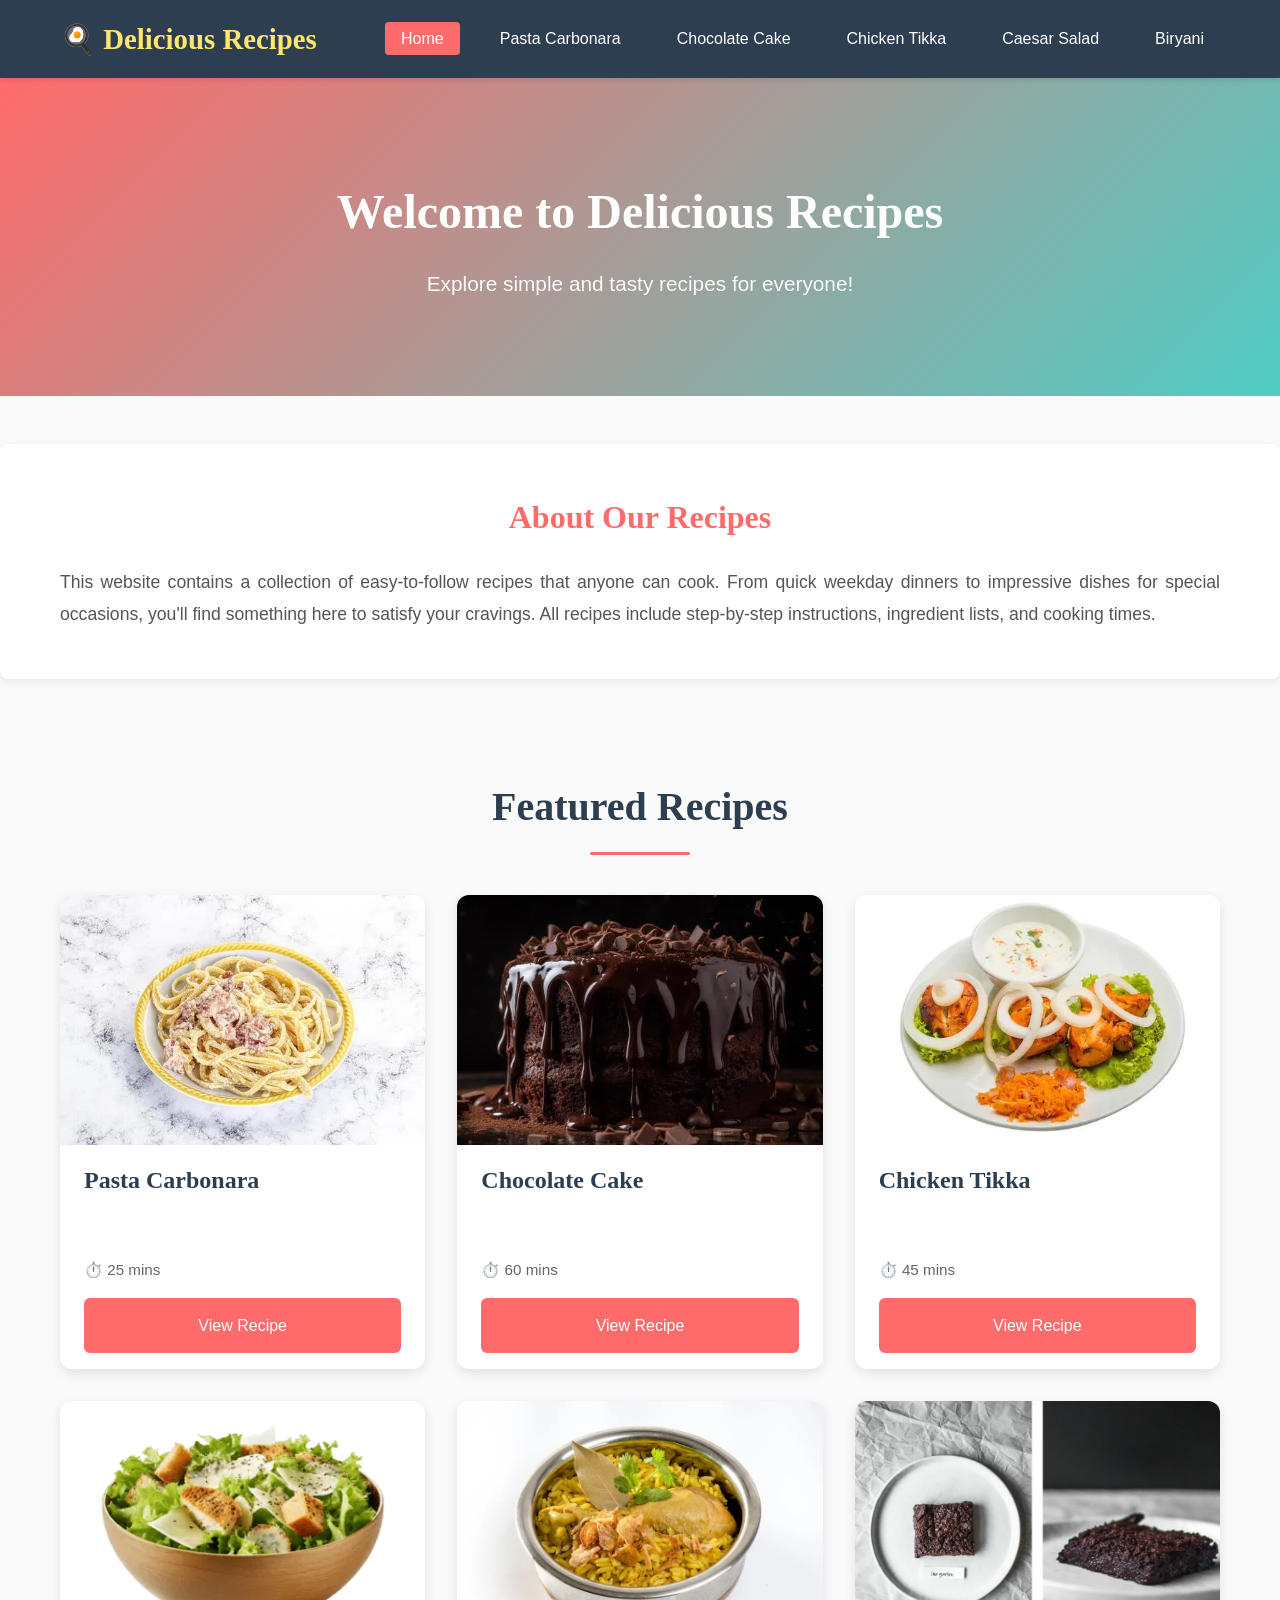
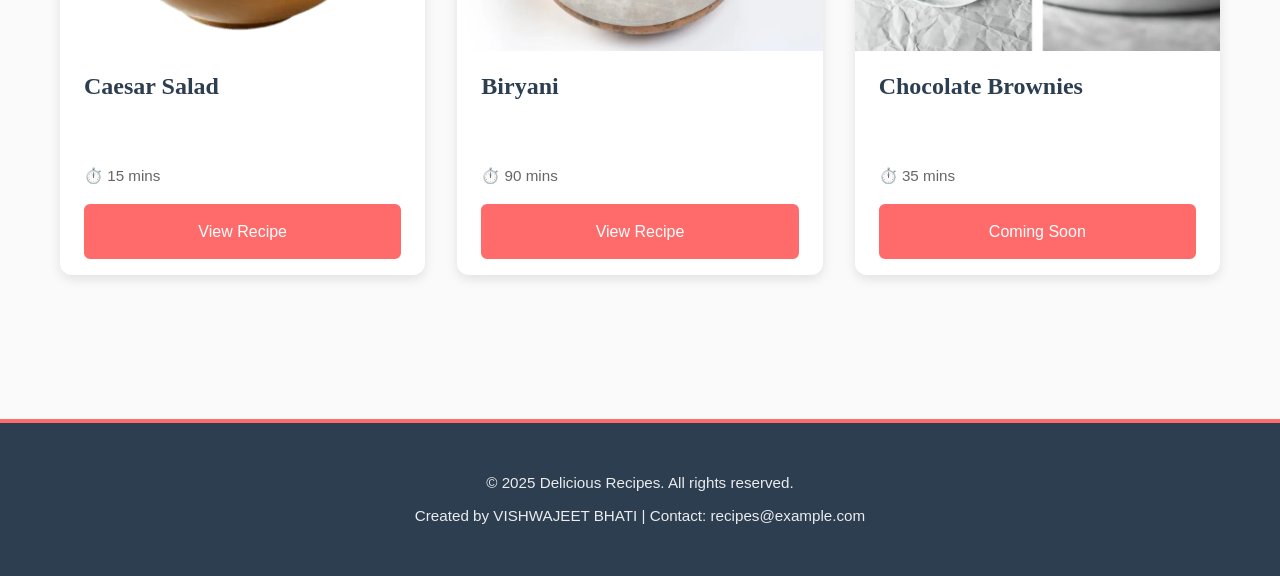
<file: index.html>
<!DOCTYPE html>
<html lang="en">
<head>
    <meta charset="UTF-8">
    <meta name="viewport" content="width=device-width, initial-scale=1.0">
    <title>Delicious Recipes</title>
    <link rel="stylesheet" href="css/styles.css">
</head>
<body>
    <header>
        <nav class="navbar">
            <div class="nav-container">
                <div class="logo">🍳 Delicious Recipes</div>
                <ul class="nav-links">
                    <li><a href="index.html" class="active">Home</a></li>
                    <li><a href="recipe1.html">Pasta Carbonara</a></li>
                    <li><a href="recipe2.html">Chocolate Cake</a></li>
                    <li><a href="recipe3.html">Chicken Tikka</a></li>
                    <li><a href="recipe4.html">Caesar Salad</a></li>
                    <li><a href="recipe5.html">Biryani</a></li>
                </ul>
            </div>
        </nav>
    </header>

    <main>
        <section class="hero">
            <div class="hero-content">
                <h1>Welcome to Delicious Recipes</h1>
                <p>Explore simple and tasty recipes for everyone!</p>
            </div>
        </section>

        <section class="introduction">
            <div class="container">
                <h2>About Our Recipes</h2>
                <p>This website contains a collection of easy-to-follow recipes that anyone can cook. From quick weekday dinners to impressive dishes for special occasions, you'll find something here to satisfy your cravings. All recipes include step-by-step instructions, ingredient lists, and cooking times.</p>
            </div>
        </section>

        <section class="featured-recipes">
            <div class="container">
                <h2>Featured Recipes</h2>
                <div class="recipe-grid">
                    <div class="recipe-card">
                        <img src="images/carbonara.jpg" alt="Pasta Carbonara">
                        <h3>Pasta Carbonara</h3>
                        <p class="difficulty">Easy</p>
                        <p class="time">⏱️ 25 mins</p>
                        <a href="recipe1.html" class="btn">View Recipe</a>
                    </div>

                    <div class="recipe-card">
                        <img src="images/chocolate-cake.jpg" alt="Chocolate Cake">
                        <h3>Chocolate Cake</h3>
                        <p class="difficulty">Medium</p>
                        <p class="time">⏱️ 60 mins</p>
                        <a href="recipe2.html" class="btn">View Recipe</a>
                    </div>

                    <div class="recipe-card">
                        <img src="images/chicken-tikka.jpg" alt="Chicken Tikka">
                        <h3>Chicken Tikka</h3>
                        <p class="difficulty">Medium</p>
                        <p class="time">⏱️ 45 mins</p>
                        <a href="recipe3.html" class="btn">View Recipe</a>
                    </div>

                    <div class="recipe-card">
                        <img src="images/caesar-salad.jpg" alt="Caesar Salad">
                        <h3>Caesar Salad</h3>
                        <p class="difficulty">Easy</p>
                        <p class="time">⏱️ 15 mins</p>
                        <a href="recipe4.html" class="btn">View Recipe</a>
                    </div>

                    <div class="recipe-card">
                        <img src="images/biryani.jpg" alt="Biryani">
                        <h3>Biryani</h3>
                        <p class="difficulty">Hard</p>
                        <p class="time">⏱️ 90 mins</p>
                        <a href="recipe5.html" class="btn">View Recipe</a>
                    </div>

                    <div class="recipe-card">
                        <img src="images/brownie.jpg" alt="Brownies">
                        <h3>Chocolate Brownies</h3>
                        <p class="difficulty">Easy</p>
                        <p class="time">⏱️ 35 mins</p>
                        <a href="#" class="btn">Coming Soon</a>
                    </div>
                </div>
            </div>
        </section>
    </main>

    <footer>
        <div class="footer-content">
            <p>&copy; 2025 Delicious Recipes. All rights reserved.</p>
            <p>Created by VISHWAJEET BHATI | Contact: recipes@example.com</p>
        </div>
    </footer>
</body>
</html>
</file>
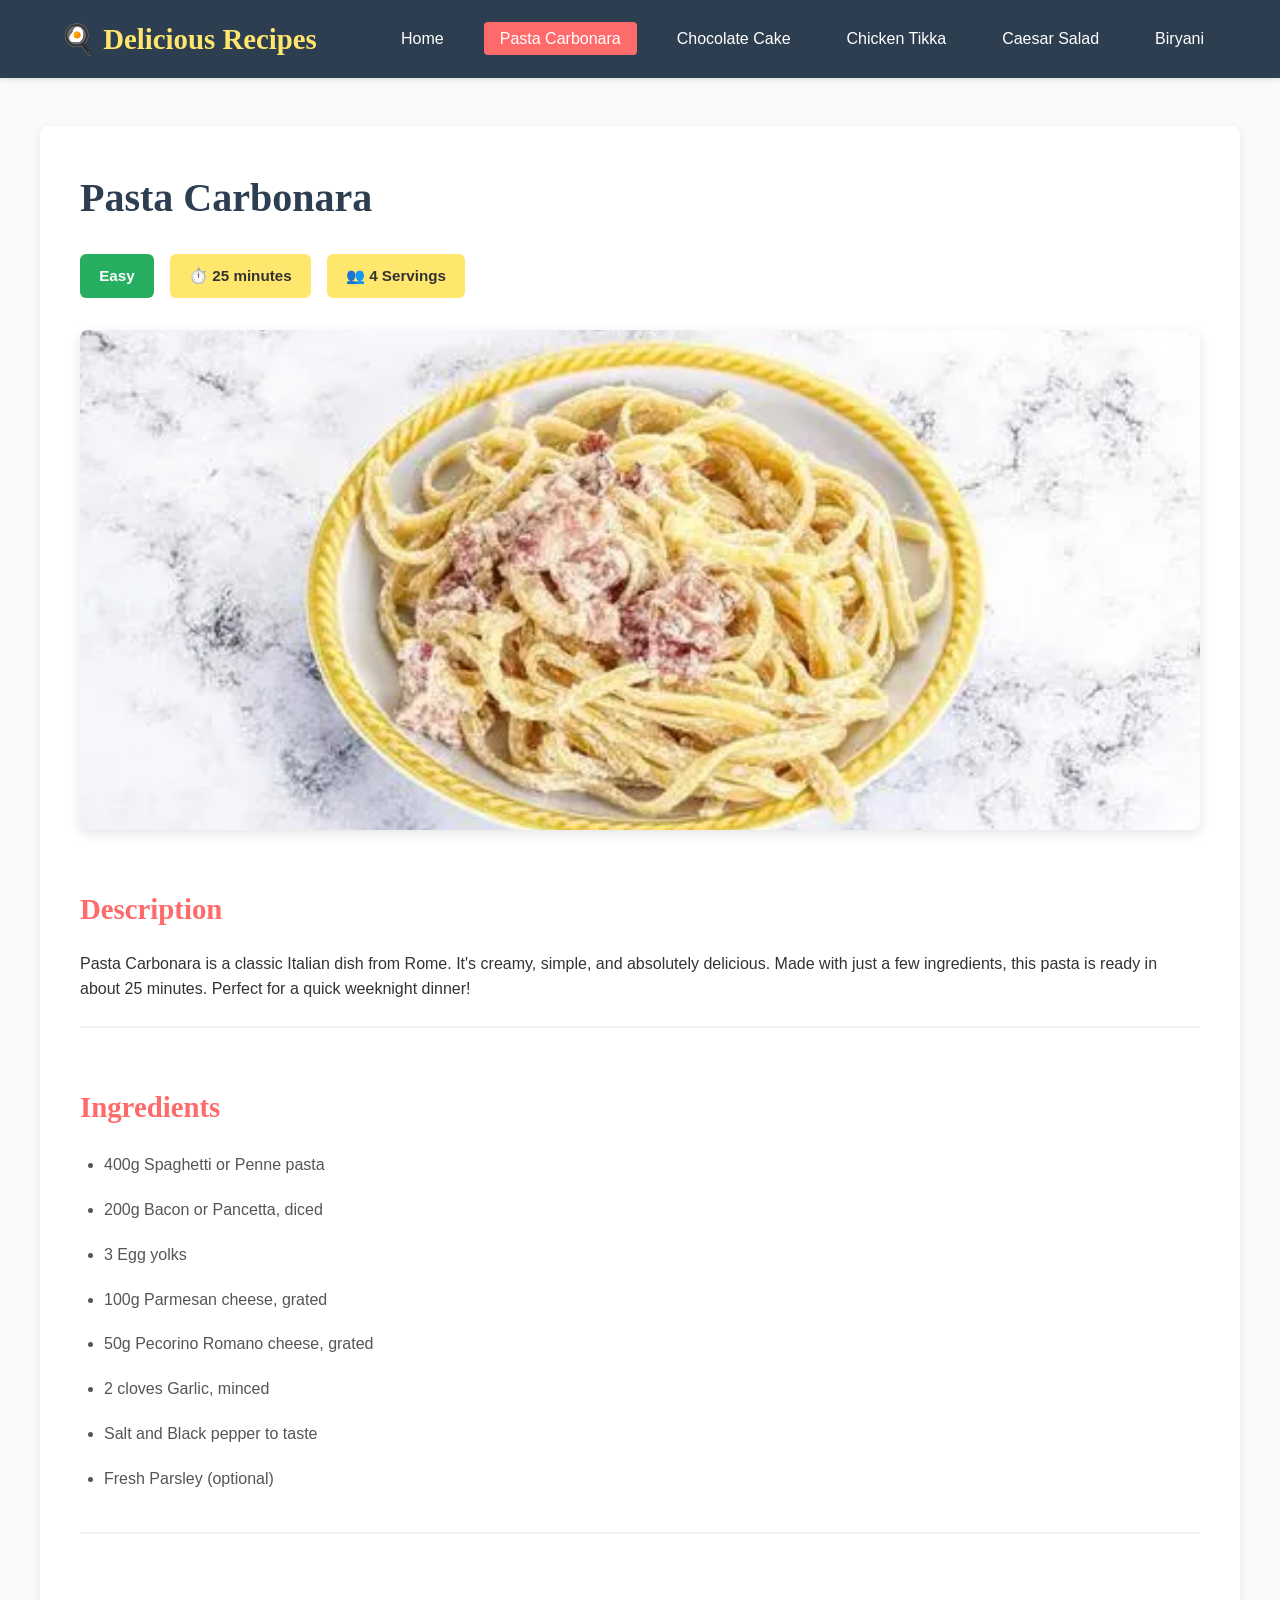
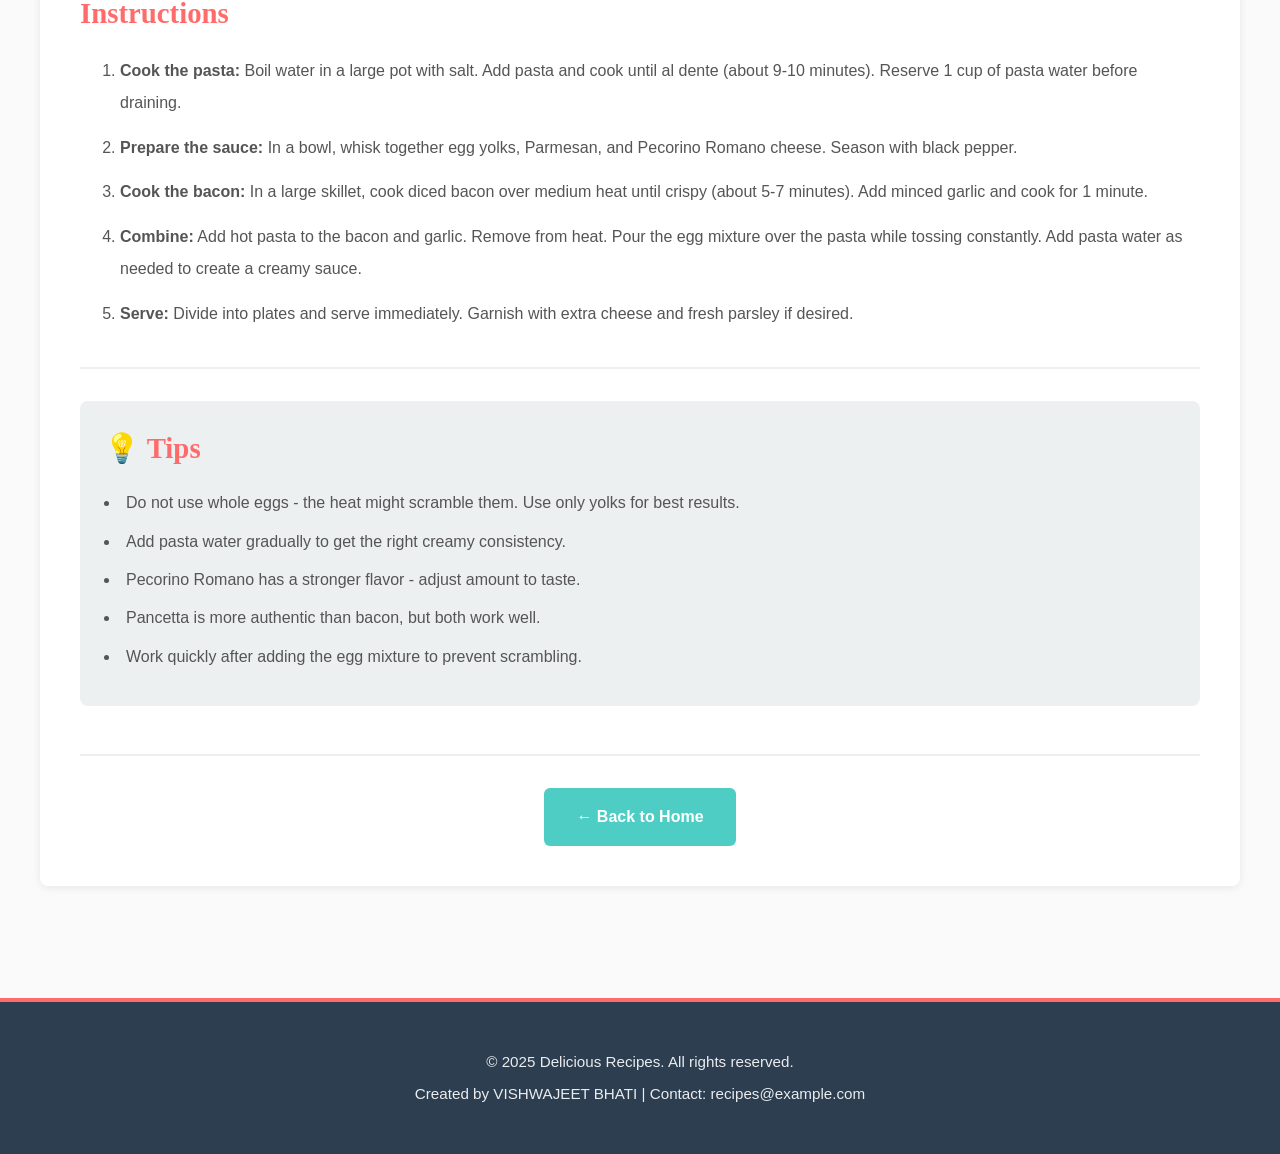
<file: recipe1.html>
<!DOCTYPE html>
<html lang="en">
<head>
    <meta charset="UTF-8">
    <meta name="viewport" content="width=device-width, initial-scale=1.0">
    <title>Pasta Carbonara - Delicious Recipes</title>
    <link rel="stylesheet" href="css/styles.css">
</head>
<body>
    <header>
        <nav class="navbar">
            <div class="nav-container">
                <div class="logo">🍳 Delicious Recipes</div>
                <ul class="nav-links">
                    <li><a href="index.html">Home</a></li>
                    <li><a href="recipe1.html" class="active">Pasta Carbonara</a></li>
                    <li><a href="recipe2.html">Chocolate Cake</a></li>
                    <li><a href="recipe3.html">Chicken Tikka</a></li>
                    <li><a href="recipe4.html">Caesar Salad</a></li>
                    <li><a href="recipe5.html">Biryani</a></li>
                </ul>
            </div>
        </nav>
    </header>

    <main>
        <div class="container recipe-container">
            <article class="recipe-article">
                <h1>Pasta Carbonara</h1>
                
                <div class="recipe-meta">
                    <span class="difficulty-tag easy">Easy</span>
                    <span class="time-tag">⏱️ 25 minutes</span>
                    <span class="servings-tag">👥 4 Servings</span>
                </div>

                <div class="recipe-image">
                    <img src="images/carbonara.jpg" alt="Delicious Pasta Carbonara">
                </div>

                <section class="recipe-section">
                    <h2>Description</h2>
                    <p>Pasta Carbonara is a classic Italian dish from Rome. It's creamy, simple, and absolutely delicious. Made with just a few ingredients, this pasta is ready in about 25 minutes. Perfect for a quick weeknight dinner!</p>
                </section>

                <section class="recipe-section">
                    <h2>Ingredients</h2>
                    <ul class="ingredients-list">
                        <li>400g Spaghetti or Penne pasta</li>
                        <li>200g Bacon or Pancetta, diced</li>
                        <li>3 Egg yolks</li>
                        <li>100g Parmesan cheese, grated</li>
                        <li>50g Pecorino Romano cheese, grated</li>
                        <li>2 cloves Garlic, minced</li>
                        <li>Salt and Black pepper to taste</li>
                        <li>Fresh Parsley (optional)</li>
                    </ul>
                </section>

                <section class="recipe-section">
                    <h2>Instructions</h2>
                    <ol class="instructions-list">
                        <li><strong>Cook the pasta:</strong> Boil water in a large pot with salt. Add pasta and cook until al dente (about 9-10 minutes). Reserve 1 cup of pasta water before draining.</li>
                        <li><strong>Prepare the sauce:</strong> In a bowl, whisk together egg yolks, Parmesan, and Pecorino Romano cheese. Season with black pepper.</li>
                        <li><strong>Cook the bacon:</strong> In a large skillet, cook diced bacon over medium heat until crispy (about 5-7 minutes). Add minced garlic and cook for 1 minute.</li>
                        <li><strong>Combine:</strong> Add hot pasta to the bacon and garlic. Remove from heat. Pour the egg mixture over the pasta while tossing constantly. Add pasta water as needed to create a creamy sauce.</li>
                        <li><strong>Serve:</strong> Divide into plates and serve immediately. Garnish with extra cheese and fresh parsley if desired.</li>
                    </ol>
                </section>

                <section class="recipe-section tips">
                    <h2>💡 Tips</h2>
                    <ul>
                        <li>Do not use whole eggs - the heat might scramble them. Use only yolks for best results.</li>
                        <li>Add pasta water gradually to get the right creamy consistency.</li>
                        <li>Pecorino Romano has a stronger flavor - adjust amount to taste.</li>
                        <li>Pancetta is more authentic than bacon, but both work well.</li>
                        <li>Work quickly after adding the egg mixture to prevent scrambling.</li>
                    </ul>
                </section>

                <div class="back-to-home">
                    <a href="index.html" class="btn-back">← Back to Home</a>
                </div>
            </article>
        </div>
    </main>

    <footer>
        <div class="footer-content">
            <p>&copy; 2025 Delicious Recipes. All rights reserved.</p>
            <p>Created by VISHWAJEET BHATI | Contact: recipes@example.com</p>
        </div>
    </footer>
</body>
</html>
</file>
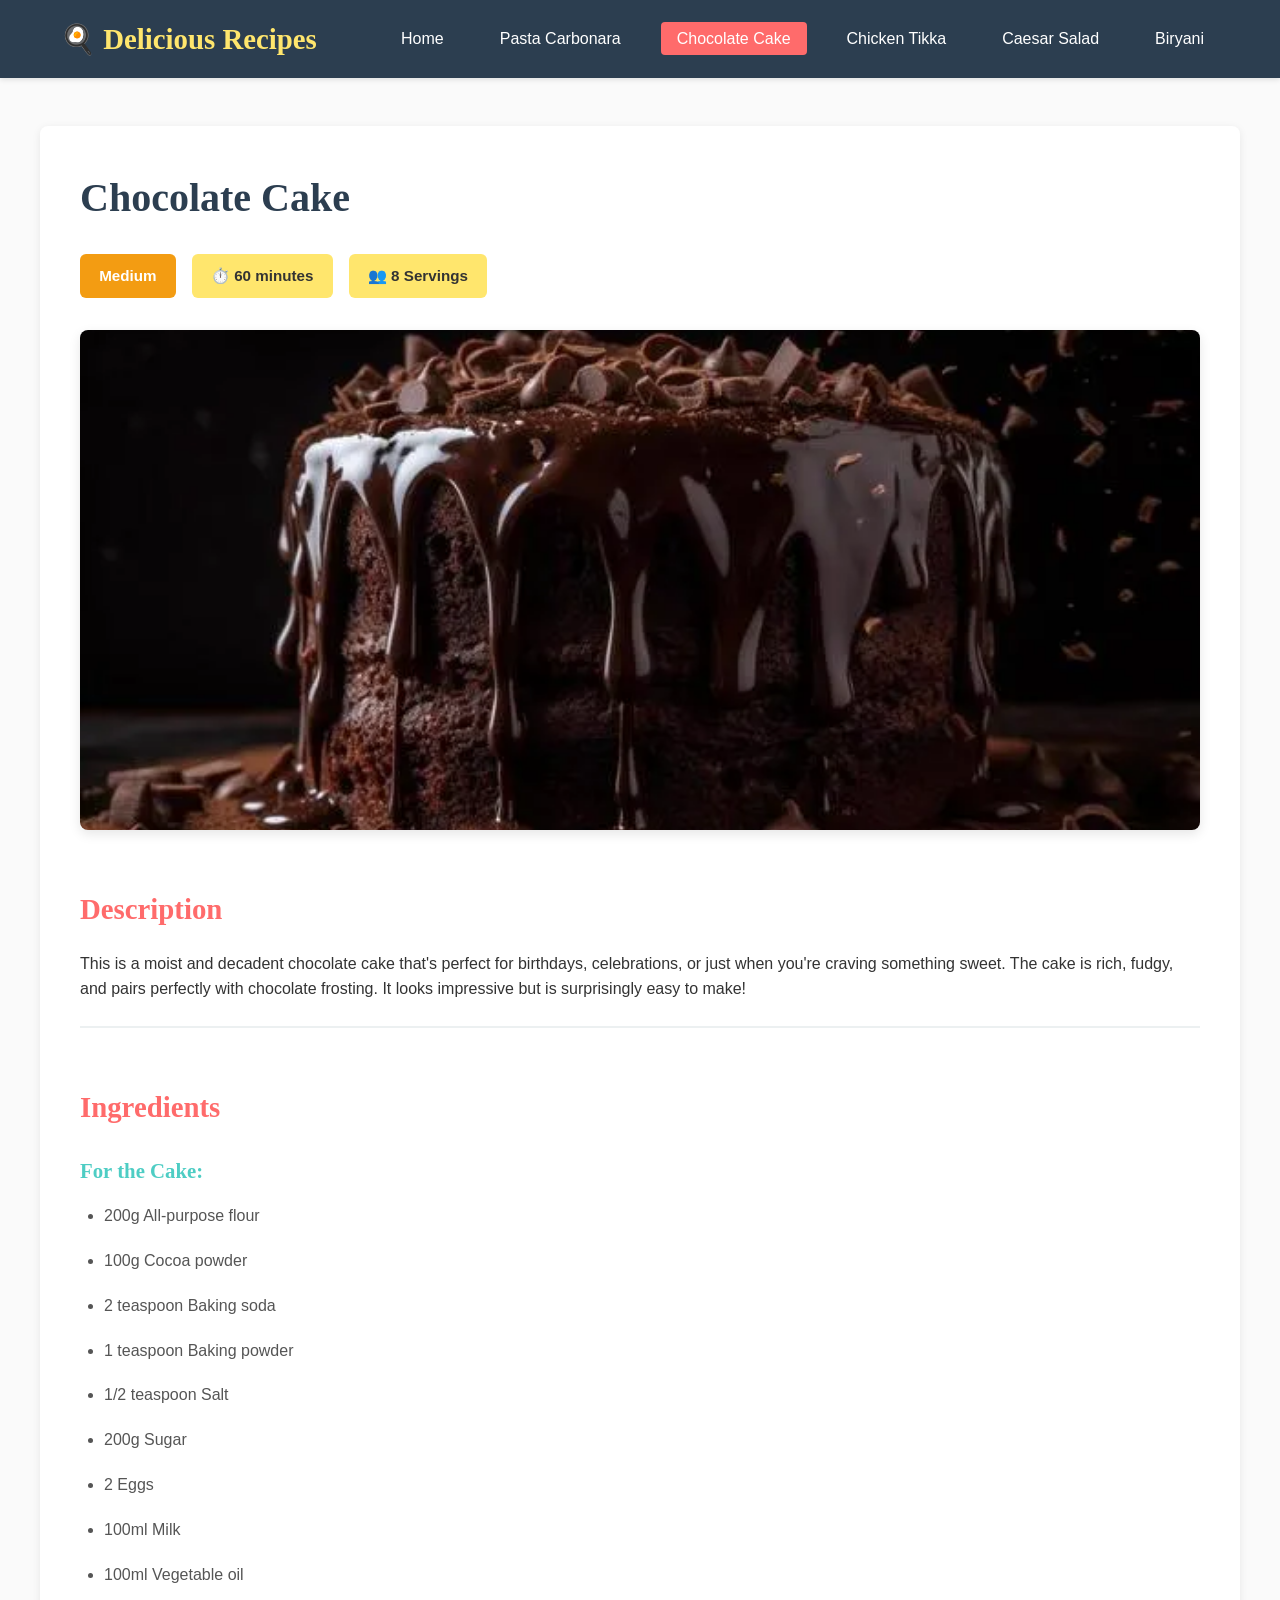
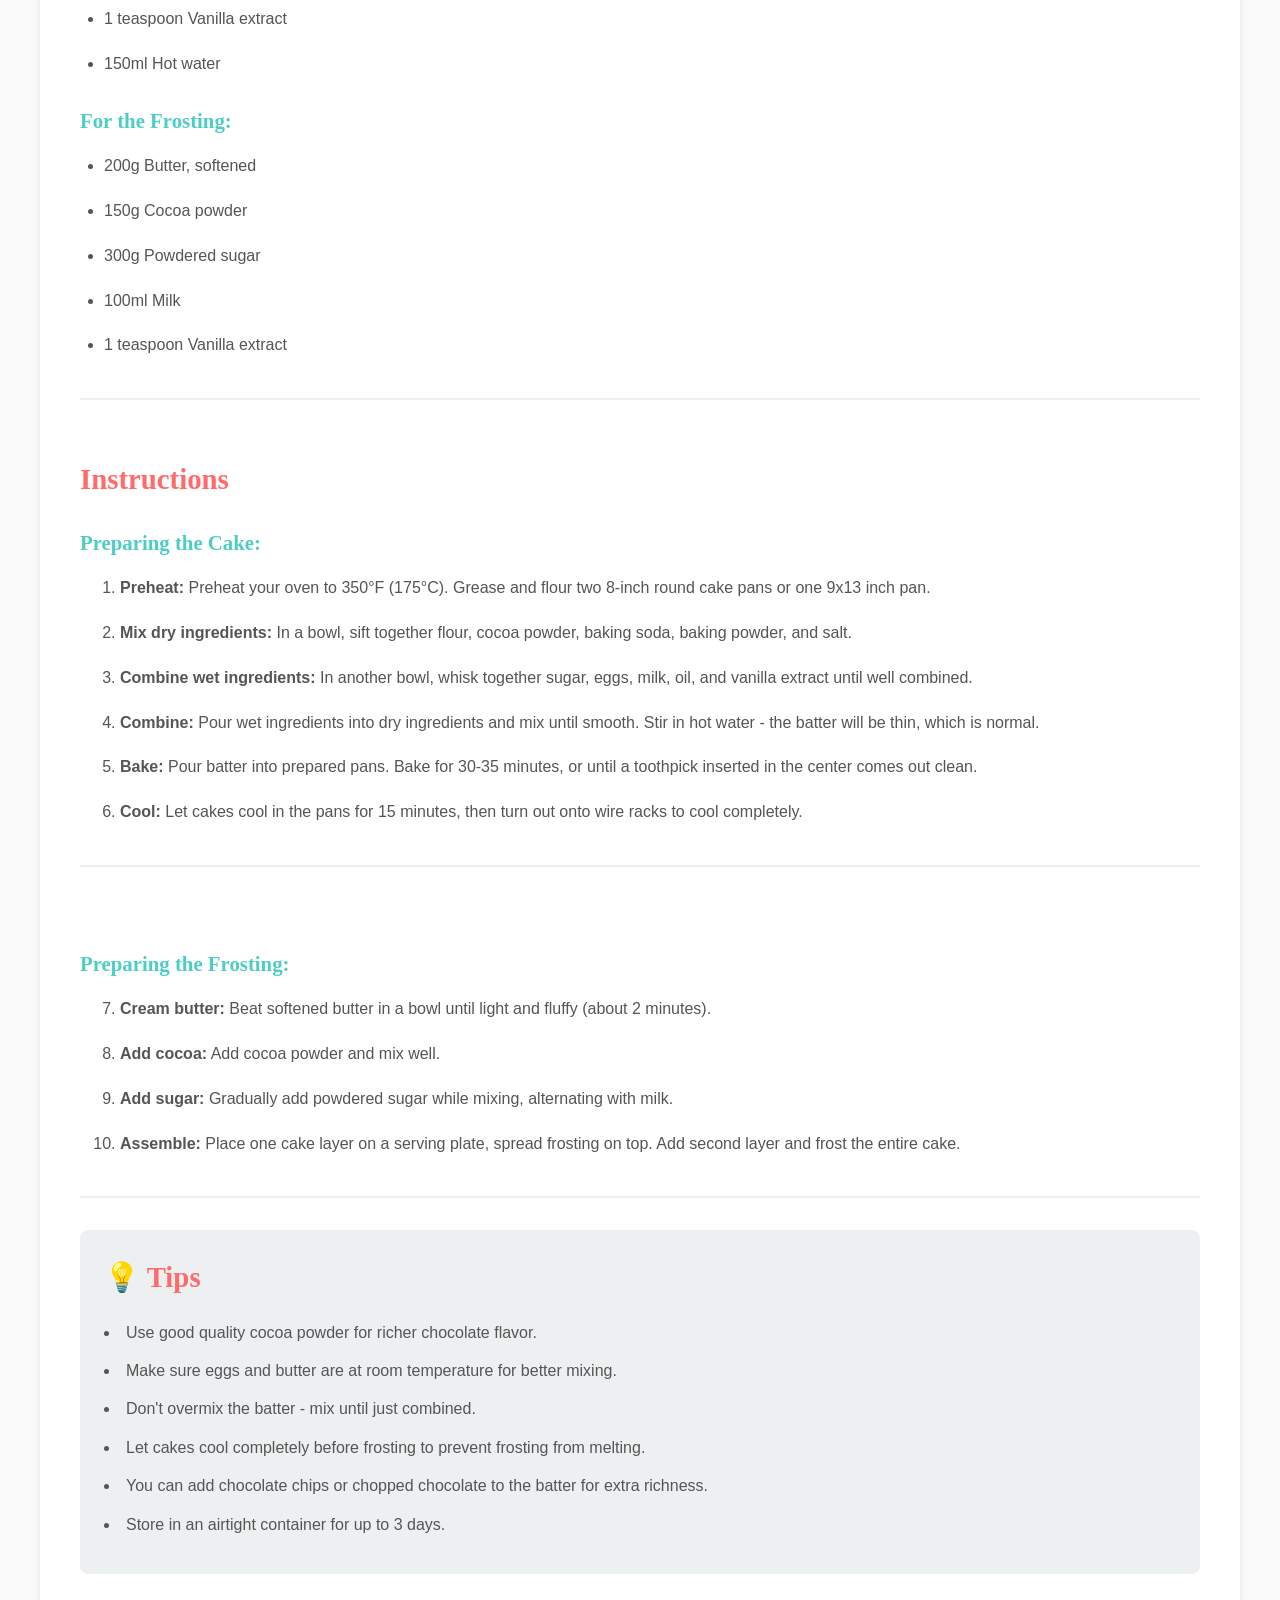
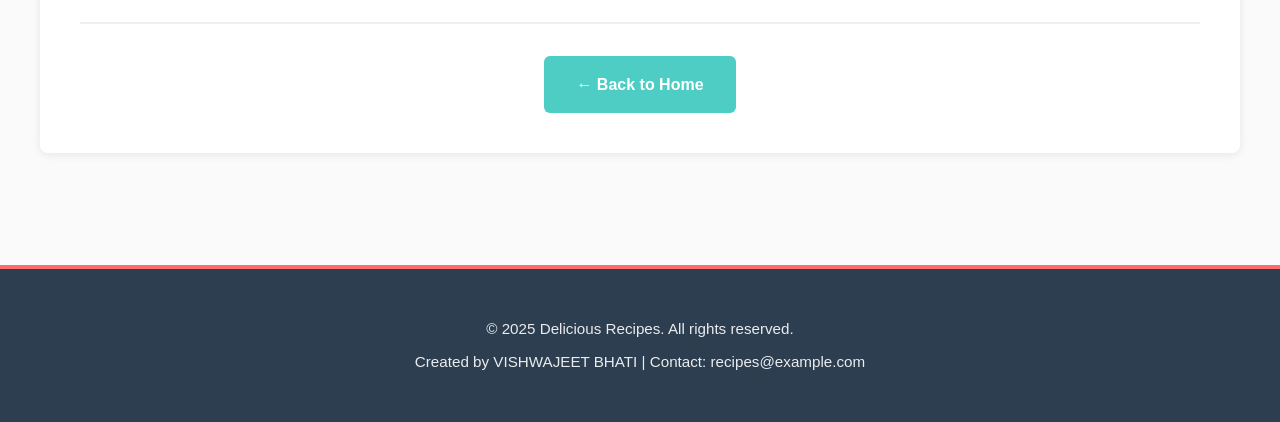
<file: recipe2.html>
<!DOCTYPE html>
<html lang="en">
<head>
    <meta charset="UTF-8">
    <meta name="viewport" content="width=device-width, initial-scale=1.0">
    <title>Chocolate Cake - Delicious Recipes</title>
    <link rel="stylesheet" href="css/styles.css">
</head>
<body>
    <header>
        <nav class="navbar">
            <div class="nav-container">
                <div class="logo">🍳 Delicious Recipes</div>
                <ul class="nav-links">
                    <li><a href="index.html">Home</a></li>
                    <li><a href="recipe1.html">Pasta Carbonara</a></li>
                    <li><a href="recipe2.html" class="active">Chocolate Cake</a></li>
                    <li><a href="recipe3.html">Chicken Tikka</a></li>
                    <li><a href="recipe4.html">Caesar Salad</a></li>
                    <li><a href="recipe5.html">Biryani</a></li>
                </ul>
            </div>
        </nav>
    </header>

    <main>
        <div class="container recipe-container">
            <article class="recipe-article">
                <h1>Chocolate Cake</h1>
                
                <div class="recipe-meta">
                    <span class="difficulty-tag medium">Medium</span>
                    <span class="time-tag">⏱️ 60 minutes</span>
                    <span class="servings-tag">👥 8 Servings</span>
                </div>

                <div class="recipe-image">
                    <img src="images/chocolate-cake.jpg" alt="Delicious Chocolate Cake">
                </div>

                <section class="recipe-section">
                    <h2>Description</h2>
                    <p>This is a moist and decadent chocolate cake that's perfect for birthdays, celebrations, or just when you're craving something sweet. The cake is rich, fudgy, and pairs perfectly with chocolate frosting. It looks impressive but is surprisingly easy to make!</p>
                </section>

                <section class="recipe-section">
                    <h2>Ingredients</h2>
                    <h3>For the Cake:</h3>
                    <ul class="ingredients-list">
                        <li>200g All-purpose flour</li>
                        <li>100g Cocoa powder</li>
                        <li>2 teaspoon Baking soda</li>
                        <li>1 teaspoon Baking powder</li>
                        <li>1/2 teaspoon Salt</li>
                        <li>200g Sugar</li>
                        <li>2 Eggs</li>
                        <li>100ml Milk</li>
                        <li>100ml Vegetable oil</li>
                        <li>1 teaspoon Vanilla extract</li>
                        <li>150ml Hot water</li>
                    </ul>
                    <h3>For the Frosting:</h3>
                    <ul class="ingredients-list">
                        <li>200g Butter, softened</li>
                        <li>150g Cocoa powder</li>
                        <li>300g Powdered sugar</li>
                        <li>100ml Milk</li>
                        <li>1 teaspoon Vanilla extract</li>
                    </ul>
                </section>

                <section class="recipe-section">
                    <h2>Instructions</h2>
                    <h3>Preparing the Cake:</h3>
                    <ol class="instructions-list">
                        <li><strong>Preheat:</strong> Preheat your oven to 350°F (175°C). Grease and flour two 8-inch round cake pans or one 9x13 inch pan.</li>
                        <li><strong>Mix dry ingredients:</strong> In a bowl, sift together flour, cocoa powder, baking soda, baking powder, and salt.</li>
                        <li><strong>Combine wet ingredients:</strong> In another bowl, whisk together sugar, eggs, milk, oil, and vanilla extract until well combined.</li>
                        <li><strong>Combine:</strong> Pour wet ingredients into dry ingredients and mix until smooth. Stir in hot water - the batter will be thin, which is normal.</li>
                        <li><strong>Bake:</strong> Pour batter into prepared pans. Bake for 30-35 minutes, or until a toothpick inserted in the center comes out clean.</li>
                        <li><strong>Cool:</strong> Let cakes cool in the pans for 15 minutes, then turn out onto wire racks to cool completely.</li>
                    </ol>
                </section>

                <section class="recipe-section">
                    <h3>Preparing the Frosting:</h3>
                    <ol class="instructions-list" start="7">
                        <li><strong>Cream butter:</strong> Beat softened butter in a bowl until light and fluffy (about 2 minutes).</li>
                        <li><strong>Add cocoa:</strong> Add cocoa powder and mix well.</li>
                        <li><strong>Add sugar:</strong> Gradually add powdered sugar while mixing, alternating with milk.</li>
                        <li><strong>Assemble:</strong> Place one cake layer on a serving plate, spread frosting on top. Add second layer and frost the entire cake.</li>
                    </ol>
                </section>

                <section class="recipe-section tips">
                    <h2>💡 Tips</h2>
                    <ul>
                        <li>Use good quality cocoa powder for richer chocolate flavor.</li>
                        <li>Make sure eggs and butter are at room temperature for better mixing.</li>
                        <li>Don't overmix the batter - mix until just combined.</li>
                        <li>Let cakes cool completely before frosting to prevent frosting from melting.</li>
                        <li>You can add chocolate chips or chopped chocolate to the batter for extra richness.</li>
                        <li>Store in an airtight container for up to 3 days.</li>
                    </ul>
                </section>

                <div class="back-to-home">
                    <a href="index.html" class="btn-back">← Back to Home</a>
                </div>
            </article>
        </div>
    </main>

    <footer>
        <div class="footer-content">
            <p>&copy; 2025 Delicious Recipes. All rights reserved.</p>
            <p>Created by VISHWAJEET BHATI | Contact: recipes@example.com</p>
        </div>
    </footer>
</body>
</html>
</file>
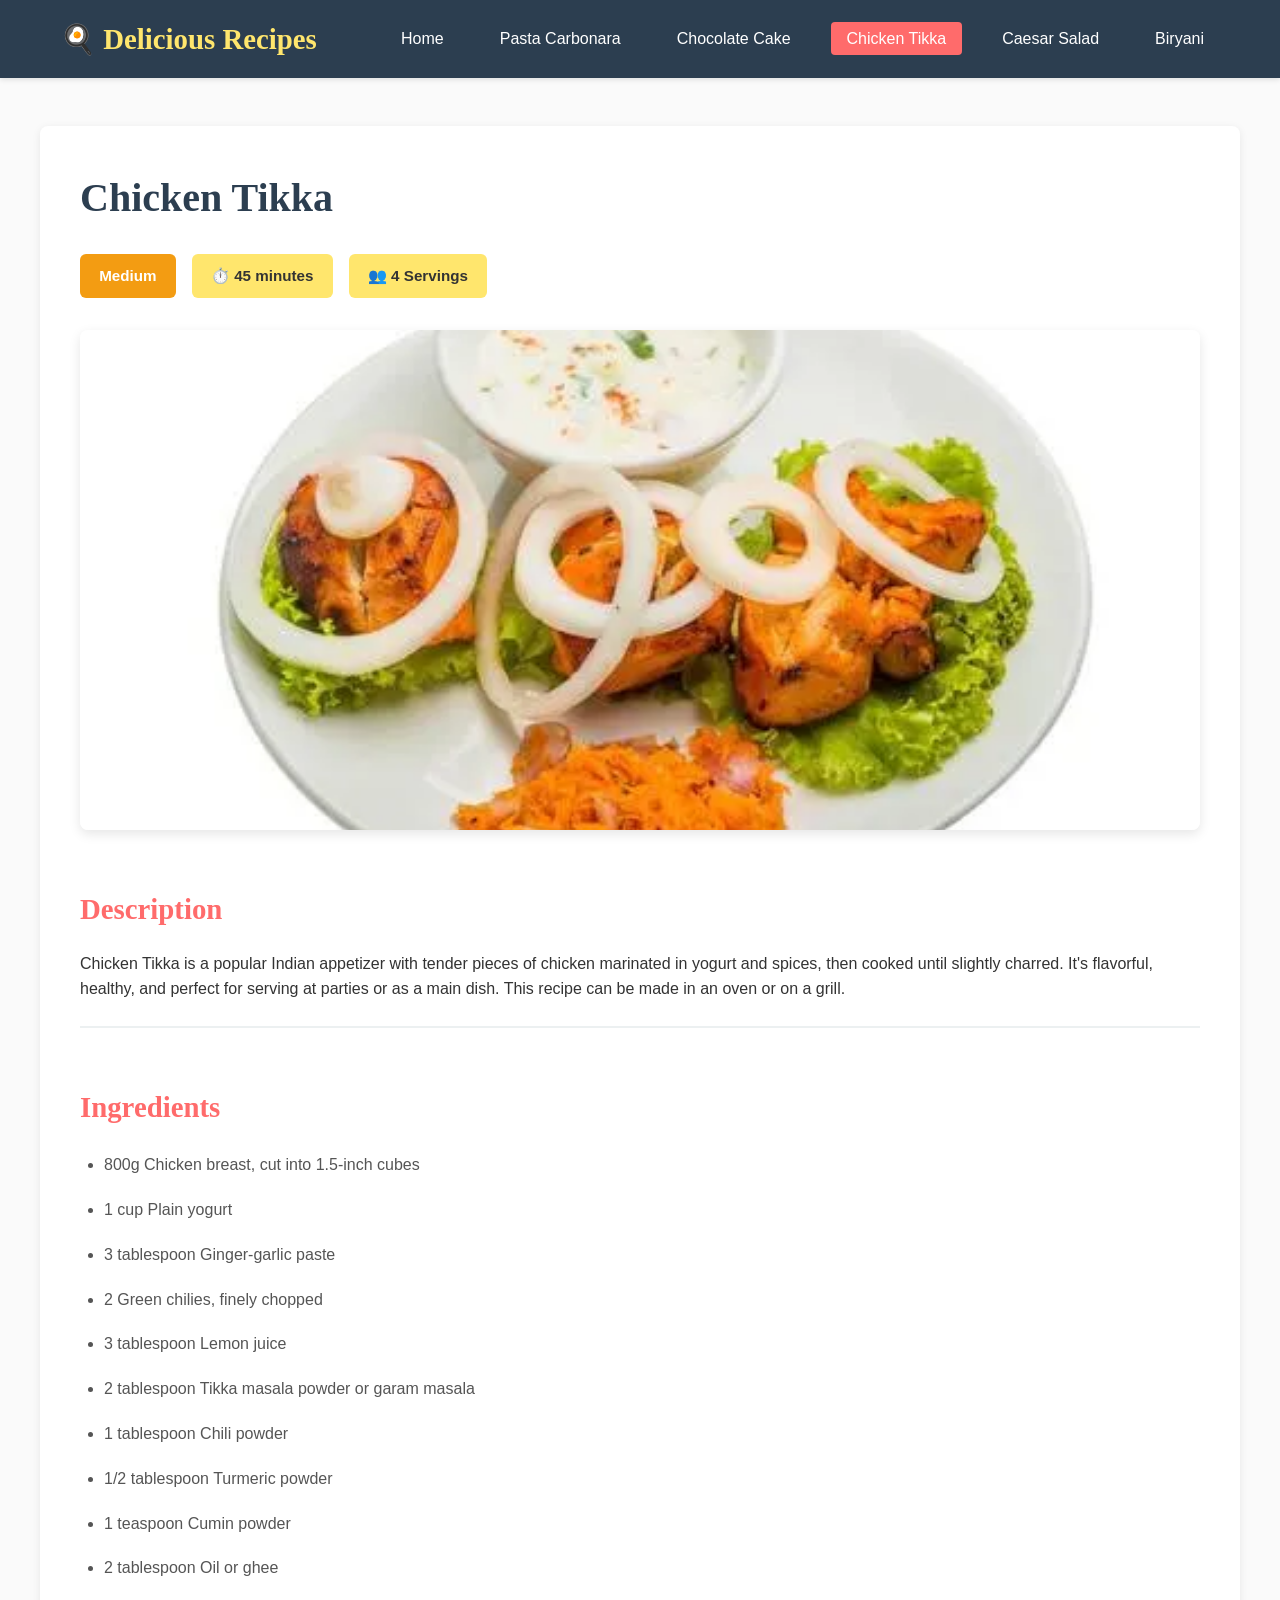
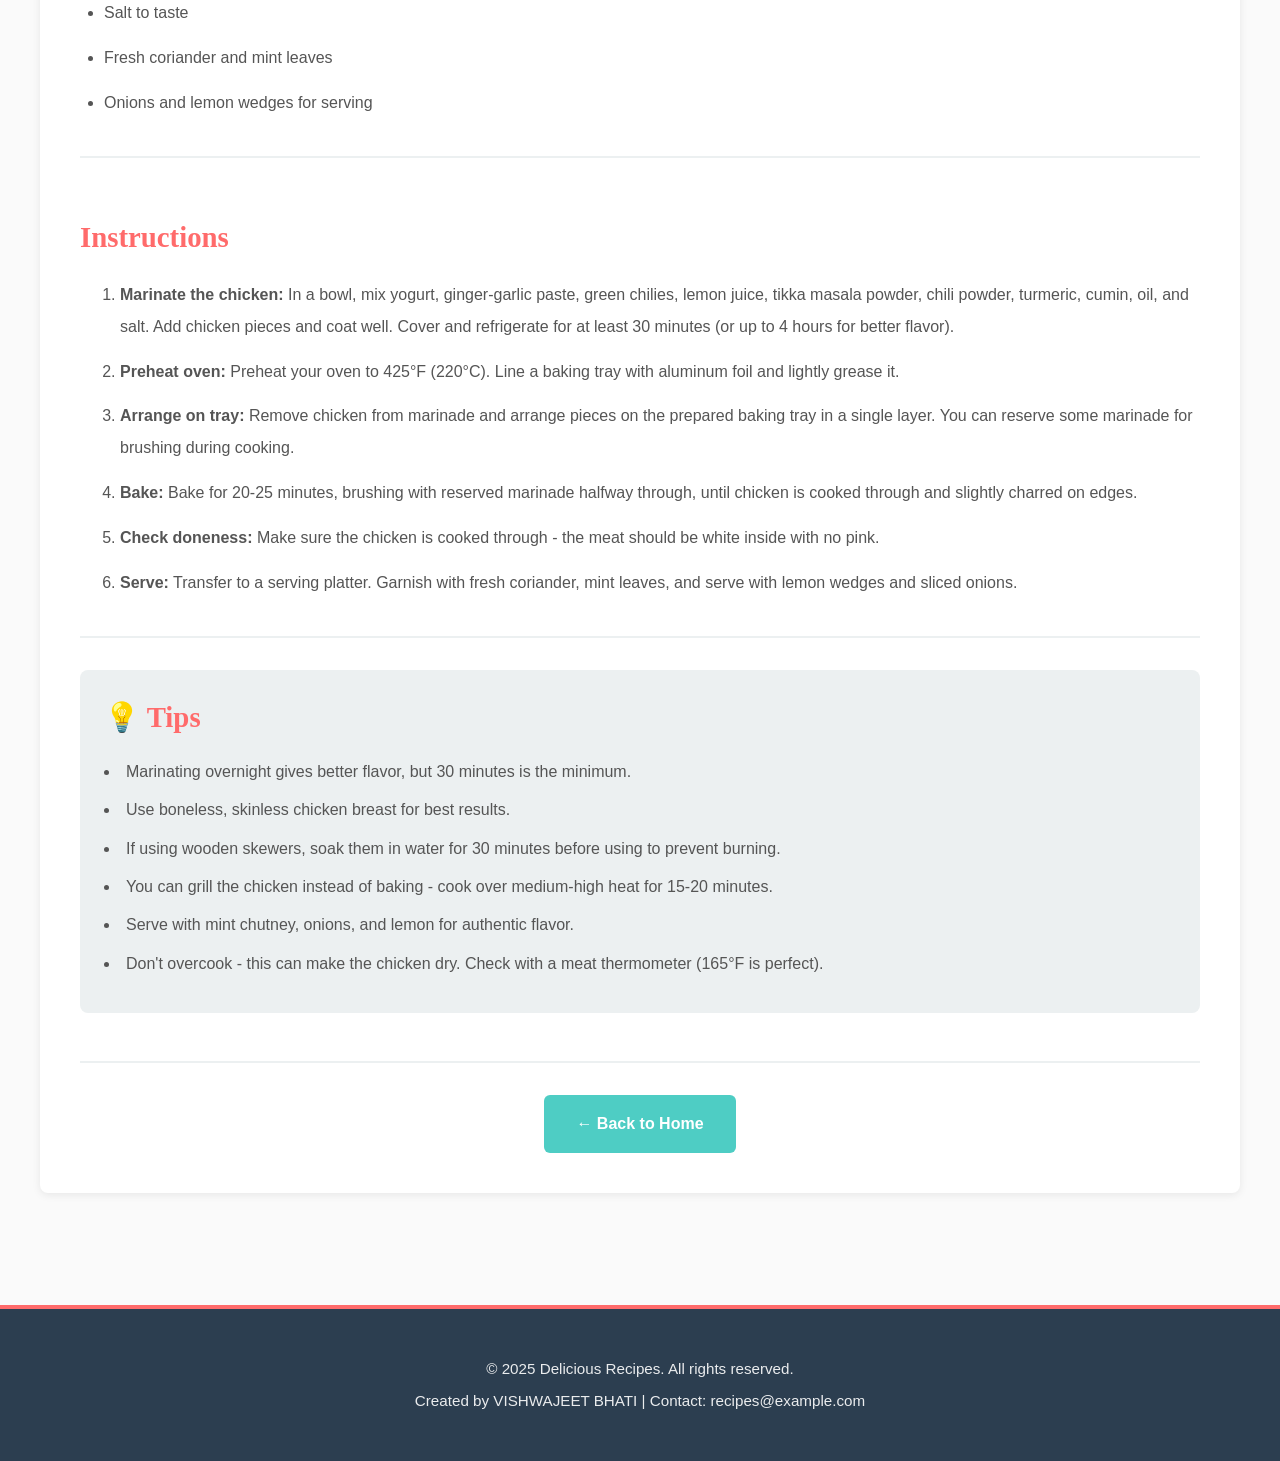
<file: recipe3.html>
<!DOCTYPE html>
<html lang="en">
<head>
    <meta charset="UTF-8">
    <meta name="viewport" content="width=device-width, initial-scale=1.0">
    <title>Chicken Tikka - Delicious Recipes</title>
    <link rel="stylesheet" href="css/styles.css">
</head>
<body>
    <header>
        <nav class="navbar">
            <div class="nav-container">
                <div class="logo">🍳 Delicious Recipes</div>
                <ul class="nav-links">
                    <li><a href="index.html">Home</a></li>
                    <li><a href="recipe1.html">Pasta Carbonara</a></li>
                    <li><a href="recipe2.html">Chocolate Cake</a></li>
                    <li><a href="recipe3.html" class="active">Chicken Tikka</a></li>
                    <li><a href="recipe4.html">Caesar Salad</a></li>
                    <li><a href="recipe5.html">Biryani</a></li>
                </ul>
            </div>
        </nav>
    </header>

    <main>
        <div class="container recipe-container">
            <article class="recipe-article">
                <h1>Chicken Tikka</h1>
                
                <div class="recipe-meta">
                    <span class="difficulty-tag medium">Medium</span>
                    <span class="time-tag">⏱️ 45 minutes</span>
                    <span class="servings-tag">👥 4 Servings</span>
                </div>

                <div class="recipe-image">
                    <img src="images/chicken-tikka.jpg" alt="Delicious Chicken Tikka">
                </div>

                <section class="recipe-section">
                    <h2>Description</h2>
                    <p>Chicken Tikka is a popular Indian appetizer with tender pieces of chicken marinated in yogurt and spices, then cooked until slightly charred. It's flavorful, healthy, and perfect for serving at parties or as a main dish. This recipe can be made in an oven or on a grill.</p>
                </section>

                <section class="recipe-section">
                    <h2>Ingredients</h2>
                    <ul class="ingredients-list">
                        <li>800g Chicken breast, cut into 1.5-inch cubes</li>
                        <li>1 cup Plain yogurt</li>
                        <li>3 tablespoon Ginger-garlic paste</li>
                        <li>2 Green chilies, finely chopped</li>
                        <li>3 tablespoon Lemon juice</li>
                        <li>2 tablespoon Tikka masala powder or garam masala</li>
                        <li>1 tablespoon Chili powder</li>
                        <li>1/2 tablespoon Turmeric powder</li>
                        <li>1 teaspoon Cumin powder</li>
                        <li>2 tablespoon Oil or ghee</li>
                        <li>Salt to taste</li>
                        <li>Fresh coriander and mint leaves</li>
                        <li>Onions and lemon wedges for serving</li>
                    </ul>
                </section>

                <section class="recipe-section">
                    <h2>Instructions</h2>
                    <ol class="instructions-list">
                        <li><strong>Marinate the chicken:</strong> In a bowl, mix yogurt, ginger-garlic paste, green chilies, lemon juice, tikka masala powder, chili powder, turmeric, cumin, oil, and salt. Add chicken pieces and coat well. Cover and refrigerate for at least 30 minutes (or up to 4 hours for better flavor).</li>
                        <li><strong>Preheat oven:</strong> Preheat your oven to 425°F (220°C). Line a baking tray with aluminum foil and lightly grease it.</li>
                        <li><strong>Arrange on tray:</strong> Remove chicken from marinade and arrange pieces on the prepared baking tray in a single layer. You can reserve some marinade for brushing during cooking.</li>
                        <li><strong>Bake:</strong> Bake for 20-25 minutes, brushing with reserved marinade halfway through, until chicken is cooked through and slightly charred on edges.</li>
                        <li><strong>Check doneness:</strong> Make sure the chicken is cooked through - the meat should be white inside with no pink.</li>
                        <li><strong>Serve:</strong> Transfer to a serving platter. Garnish with fresh coriander, mint leaves, and serve with lemon wedges and sliced onions.</li>
                    </ol>
                </section>

                <section class="recipe-section tips">
                    <h2>💡 Tips</h2>
                    <ul>
                        <li>Marinating overnight gives better flavor, but 30 minutes is the minimum.</li>
                        <li>Use boneless, skinless chicken breast for best results.</li>
                        <li>If using wooden skewers, soak them in water for 30 minutes before using to prevent burning.</li>
                        <li>You can grill the chicken instead of baking - cook over medium-high heat for 15-20 minutes.</li>
                        <li>Serve with mint chutney, onions, and lemon for authentic flavor.</li>
                        <li>Don't overcook - this can make the chicken dry. Check with a meat thermometer (165°F is perfect).</li>
                    </ul>
                </section>

                <div class="back-to-home">
                    <a href="index.html" class="btn-back">← Back to Home</a>
                </div>
            </article>
        </div>
    </main>

    <footer>
        <div class="footer-content">
            <p>&copy; 2025 Delicious Recipes. All rights reserved.</p>
            <p>Created by VISHWAJEET BHATI | Contact: recipes@example.com</p>
        </div>
    </footer>
</body>
</html>
</file>
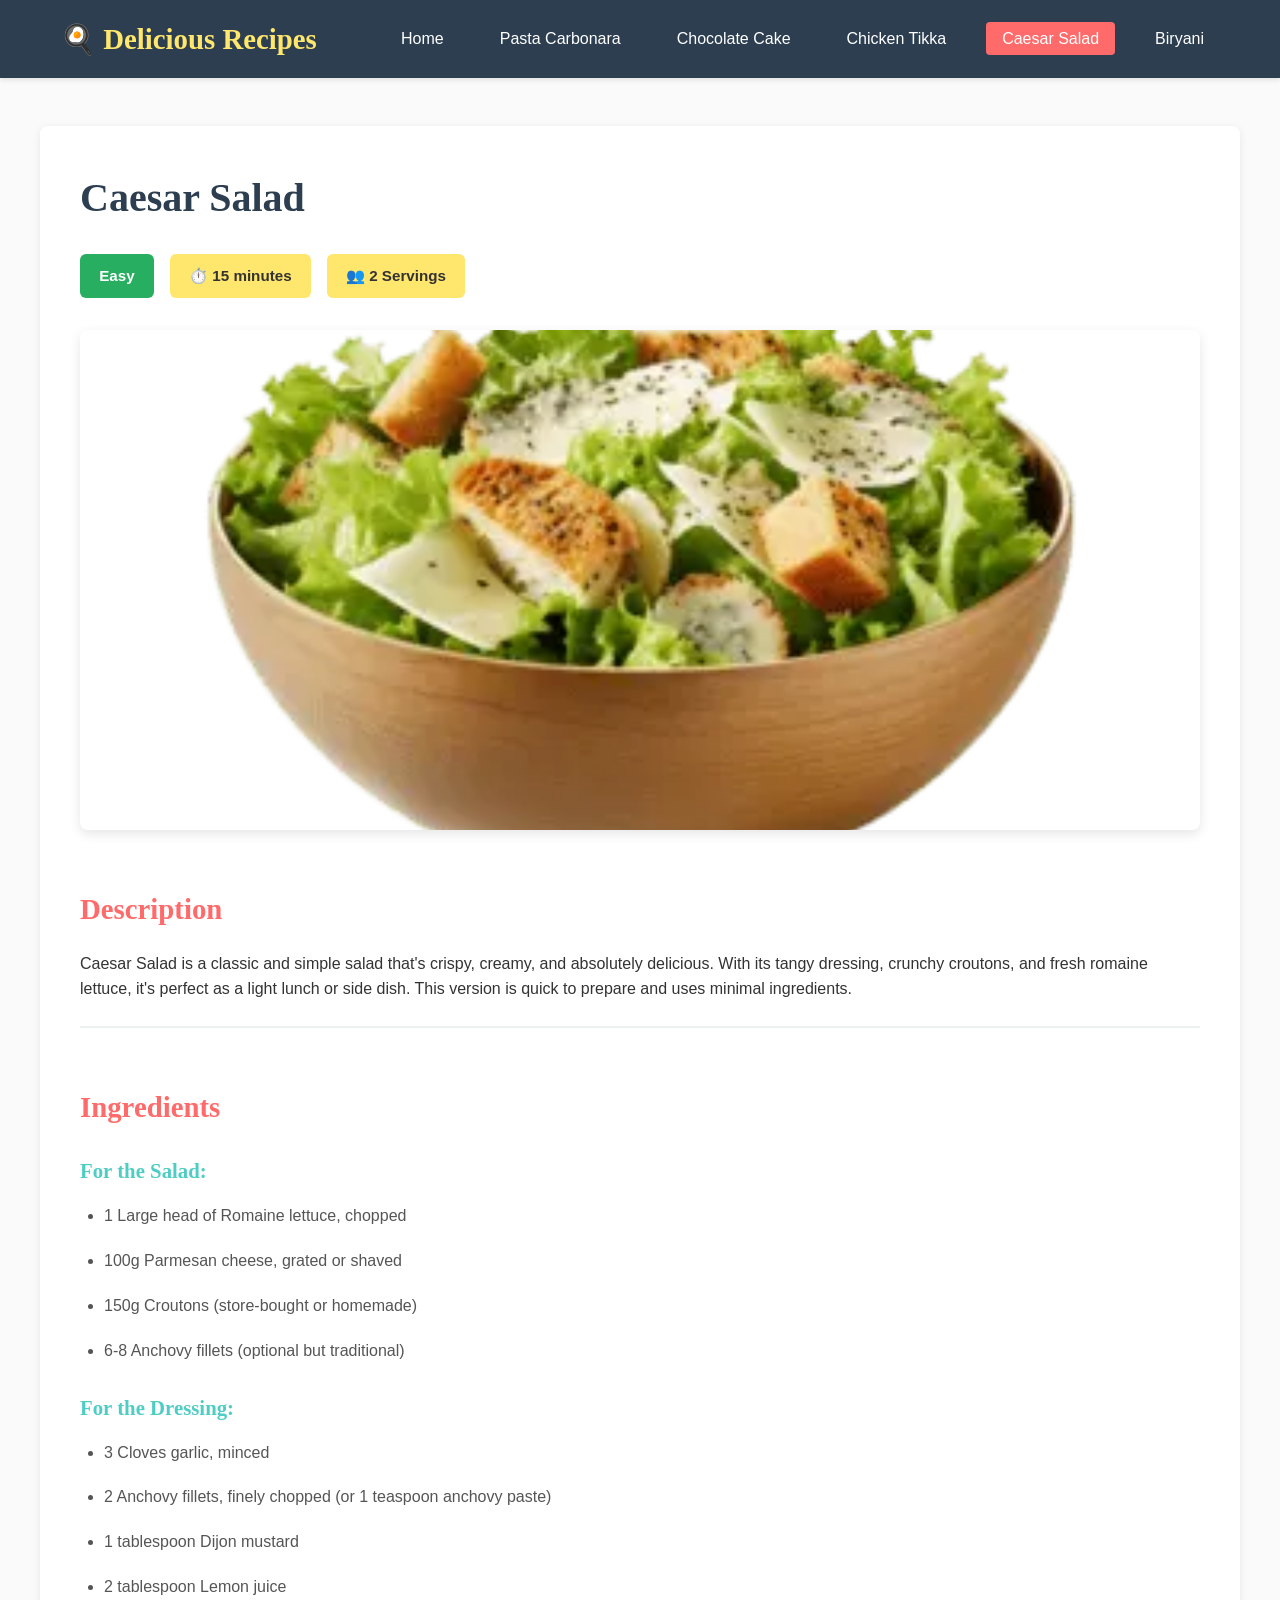
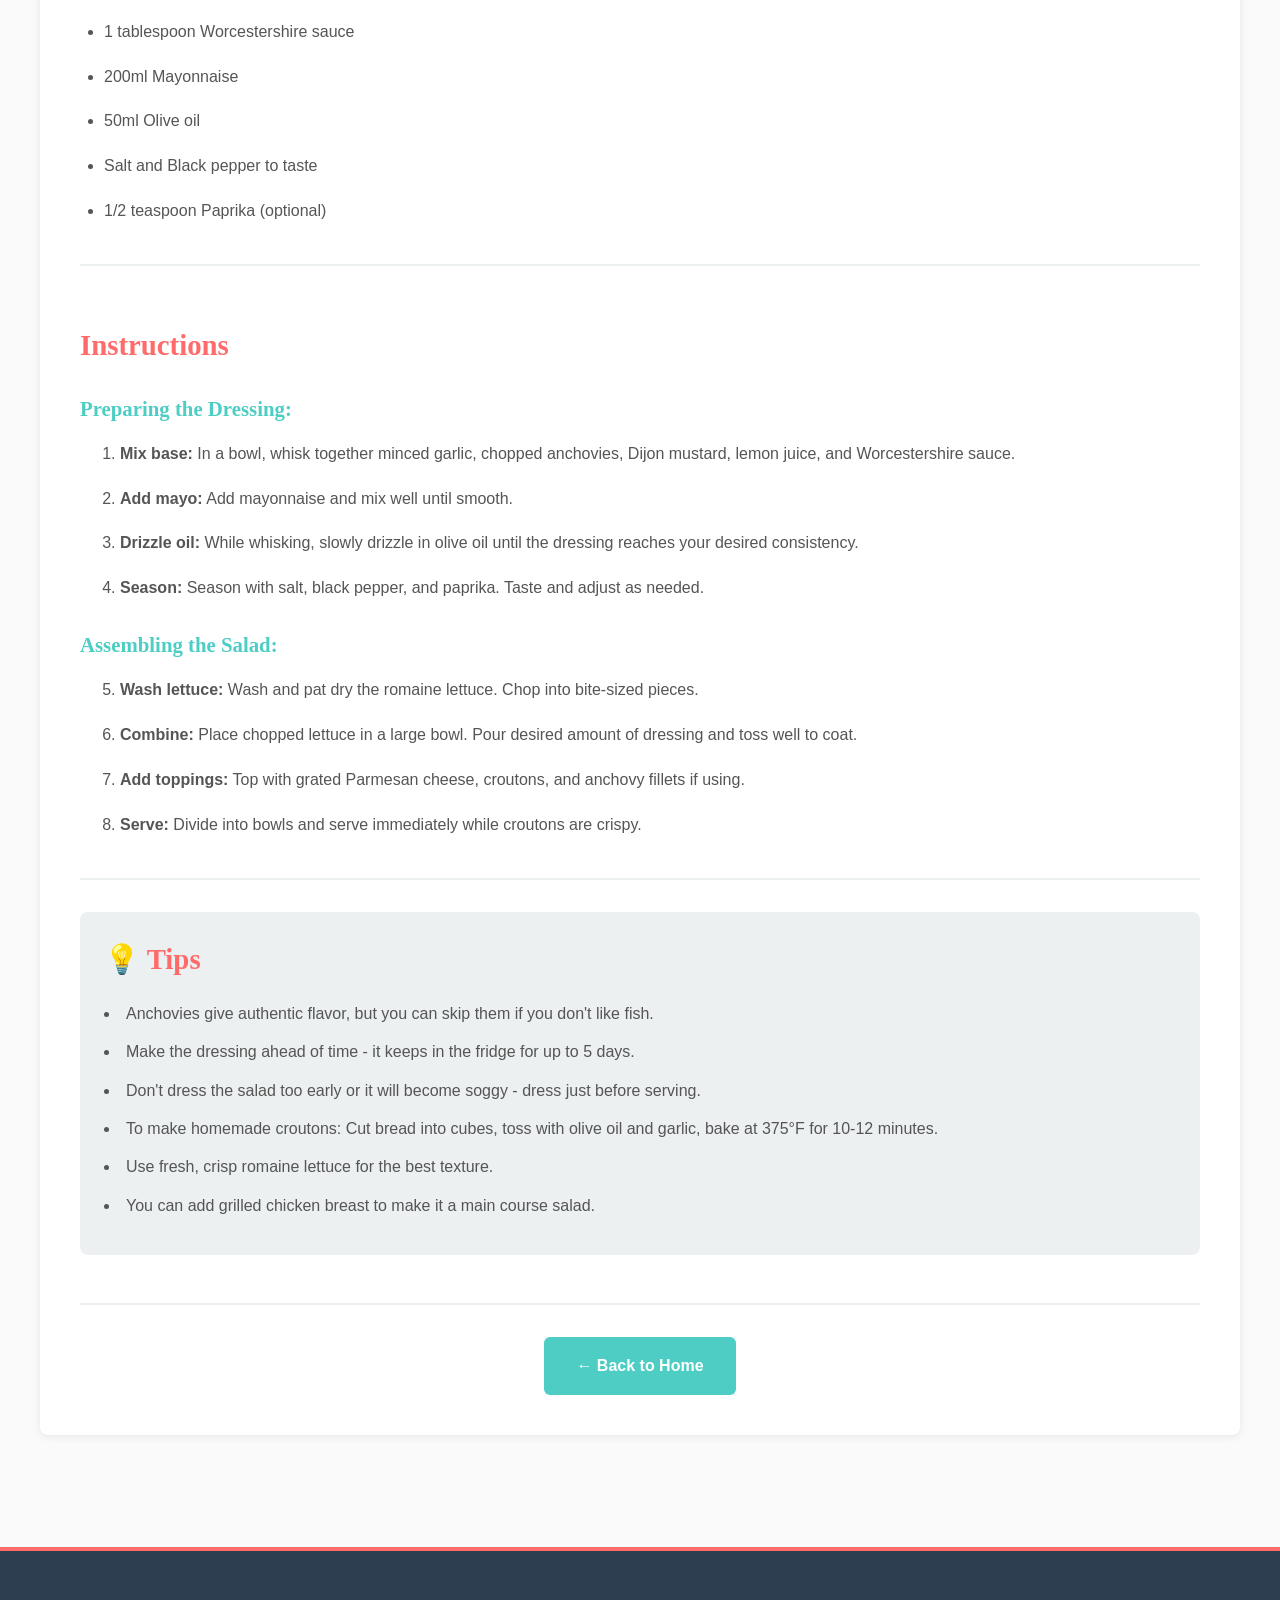
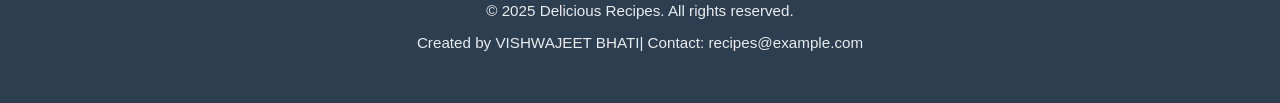
<file: recipe4.html>
<!DOCTYPE html>
<html lang="en">
<head>
    <meta charset="UTF-8">
    <meta name="viewport" content="width=device-width, initial-scale=1.0">
    <title>Caesar Salad - Delicious Recipes</title>
    <link rel="stylesheet" href="css/styles.css">
</head>
<body>
    <header>
        <nav class="navbar">
            <div class="nav-container">
                <div class="logo">🍳 Delicious Recipes</div>
                <ul class="nav-links">
                    <li><a href="index.html">Home</a></li>
                    <li><a href="recipe1.html">Pasta Carbonara</a></li>
                    <li><a href="recipe2.html">Chocolate Cake</a></li>
                    <li><a href="recipe3.html">Chicken Tikka</a></li>
                    <li><a href="recipe4.html" class="active">Caesar Salad</a></li>
                    <li><a href="recipe5.html">Biryani</a></li>
                </ul>
            </div>
        </nav>
    </header>

    <main>
        <div class="container recipe-container">
            <article class="recipe-article">
                <h1>Caesar Salad</h1>
                
                <div class="recipe-meta">
                    <span class="difficulty-tag easy">Easy</span>
                    <span class="time-tag">⏱️ 15 minutes</span>
                    <span class="servings-tag">👥 2 Servings</span>
                </div>

                <div class="recipe-image">
                    <img src="images/caesar-salad.jpg" alt="Fresh Caesar Salad">
                </div>

                <section class="recipe-section">
                    <h2>Description</h2>
                    <p>Caesar Salad is a classic and simple salad that's crispy, creamy, and absolutely delicious. With its tangy dressing, crunchy croutons, and fresh romaine lettuce, it's perfect as a light lunch or side dish. This version is quick to prepare and uses minimal ingredients.</p>
                </section>

                <section class="recipe-section">
                    <h2>Ingredients</h2>
                    <h3>For the Salad:</h3>
                    <ul class="ingredients-list">
                        <li>1 Large head of Romaine lettuce, chopped</li>
                        <li>100g Parmesan cheese, grated or shaved</li>
                        <li>150g Croutons (store-bought or homemade)</li>
                        <li>6-8 Anchovy fillets (optional but traditional)</li>
                    </ul>
                    <h3>For the Dressing:</h3>
                    <ul class="ingredients-list">
                        <li>3 Cloves garlic, minced</li>
                        <li>2 Anchovy fillets, finely chopped (or 1 teaspoon anchovy paste)</li>
                        <li>1 tablespoon Dijon mustard</li>
                        <li>2 tablespoon Lemon juice</li>
                        <li>1 tablespoon Worcestershire sauce</li>
                        <li>200ml Mayonnaise</li>
                        <li>50ml Olive oil</li>
                        <li>Salt and Black pepper to taste</li>
                        <li>1/2 teaspoon Paprika (optional)</li>
                    </ul>
                </section>

                <section class="recipe-section">
                    <h2>Instructions</h2>
                    <h3>Preparing the Dressing:</h3>
                    <ol class="instructions-list">
                        <li><strong>Mix base:</strong> In a bowl, whisk together minced garlic, chopped anchovies, Dijon mustard, lemon juice, and Worcestershire sauce.</li>
                        <li><strong>Add mayo:</strong> Add mayonnaise and mix well until smooth.</li>
                        <li><strong>Drizzle oil:</strong> While whisking, slowly drizzle in olive oil until the dressing reaches your desired consistency.</li>
                        <li><strong>Season:</strong> Season with salt, black pepper, and paprika. Taste and adjust as needed.</li>
                    </ol>
                    <h3>Assembling the Salad:</h3>
                    <ol class="instructions-list" start="5">
                        <li><strong>Wash lettuce:</strong> Wash and pat dry the romaine lettuce. Chop into bite-sized pieces.</li>
                        <li><strong>Combine:</strong> Place chopped lettuce in a large bowl. Pour desired amount of dressing and toss well to coat.</li>
                        <li><strong>Add toppings:</strong> Top with grated Parmesan cheese, croutons, and anchovy fillets if using.</li>
                        <li><strong>Serve:</strong> Divide into bowls and serve immediately while croutons are crispy.</li>
                    </ol>
                </section>

                <section class="recipe-section tips">
                    <h2>💡 Tips</h2>
                    <ul>
                        <li>Anchovies give authentic flavor, but you can skip them if you don't like fish.</li>
                        <li>Make the dressing ahead of time - it keeps in the fridge for up to 5 days.</li>
                        <li>Don't dress the salad too early or it will become soggy - dress just before serving.</li>
                        <li>To make homemade croutons: Cut bread into cubes, toss with olive oil and garlic, bake at 375°F for 10-12 minutes.</li>
                        <li>Use fresh, crisp romaine lettuce for the best texture.</li>
                        <li>You can add grilled chicken breast to make it a main course salad.</li>
                    </ul>
                </section>

                <div class="back-to-home">
                    <a href="index.html" class="btn-back">← Back to Home</a>
                </div>
            </article>
        </div>
    </main>

    <footer>
        <div class="footer-content">
            <p>&copy; 2025 Delicious Recipes. All rights reserved.</p>
            <p>Created by VISHWAJEET BHATI| Contact: recipes@example.com</p>
        </div>
    </footer>
</body>
</html>
</file>
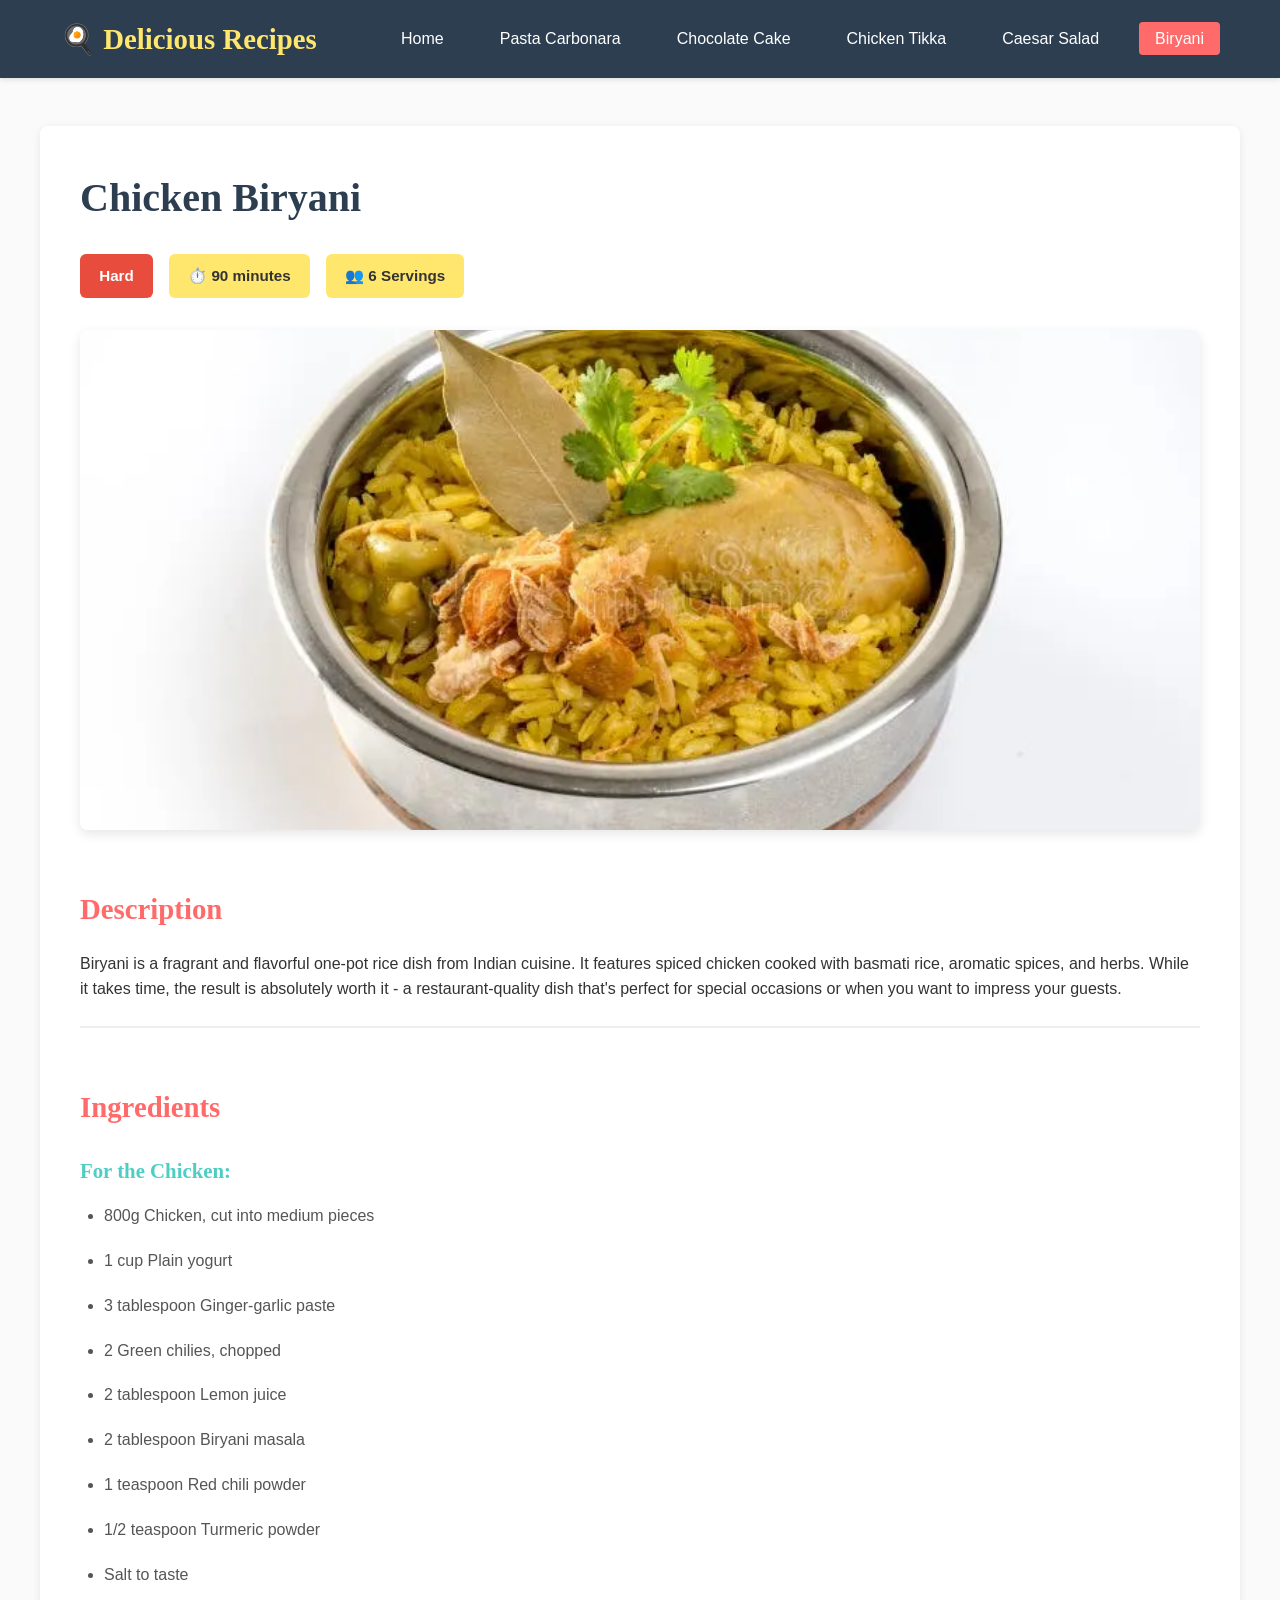
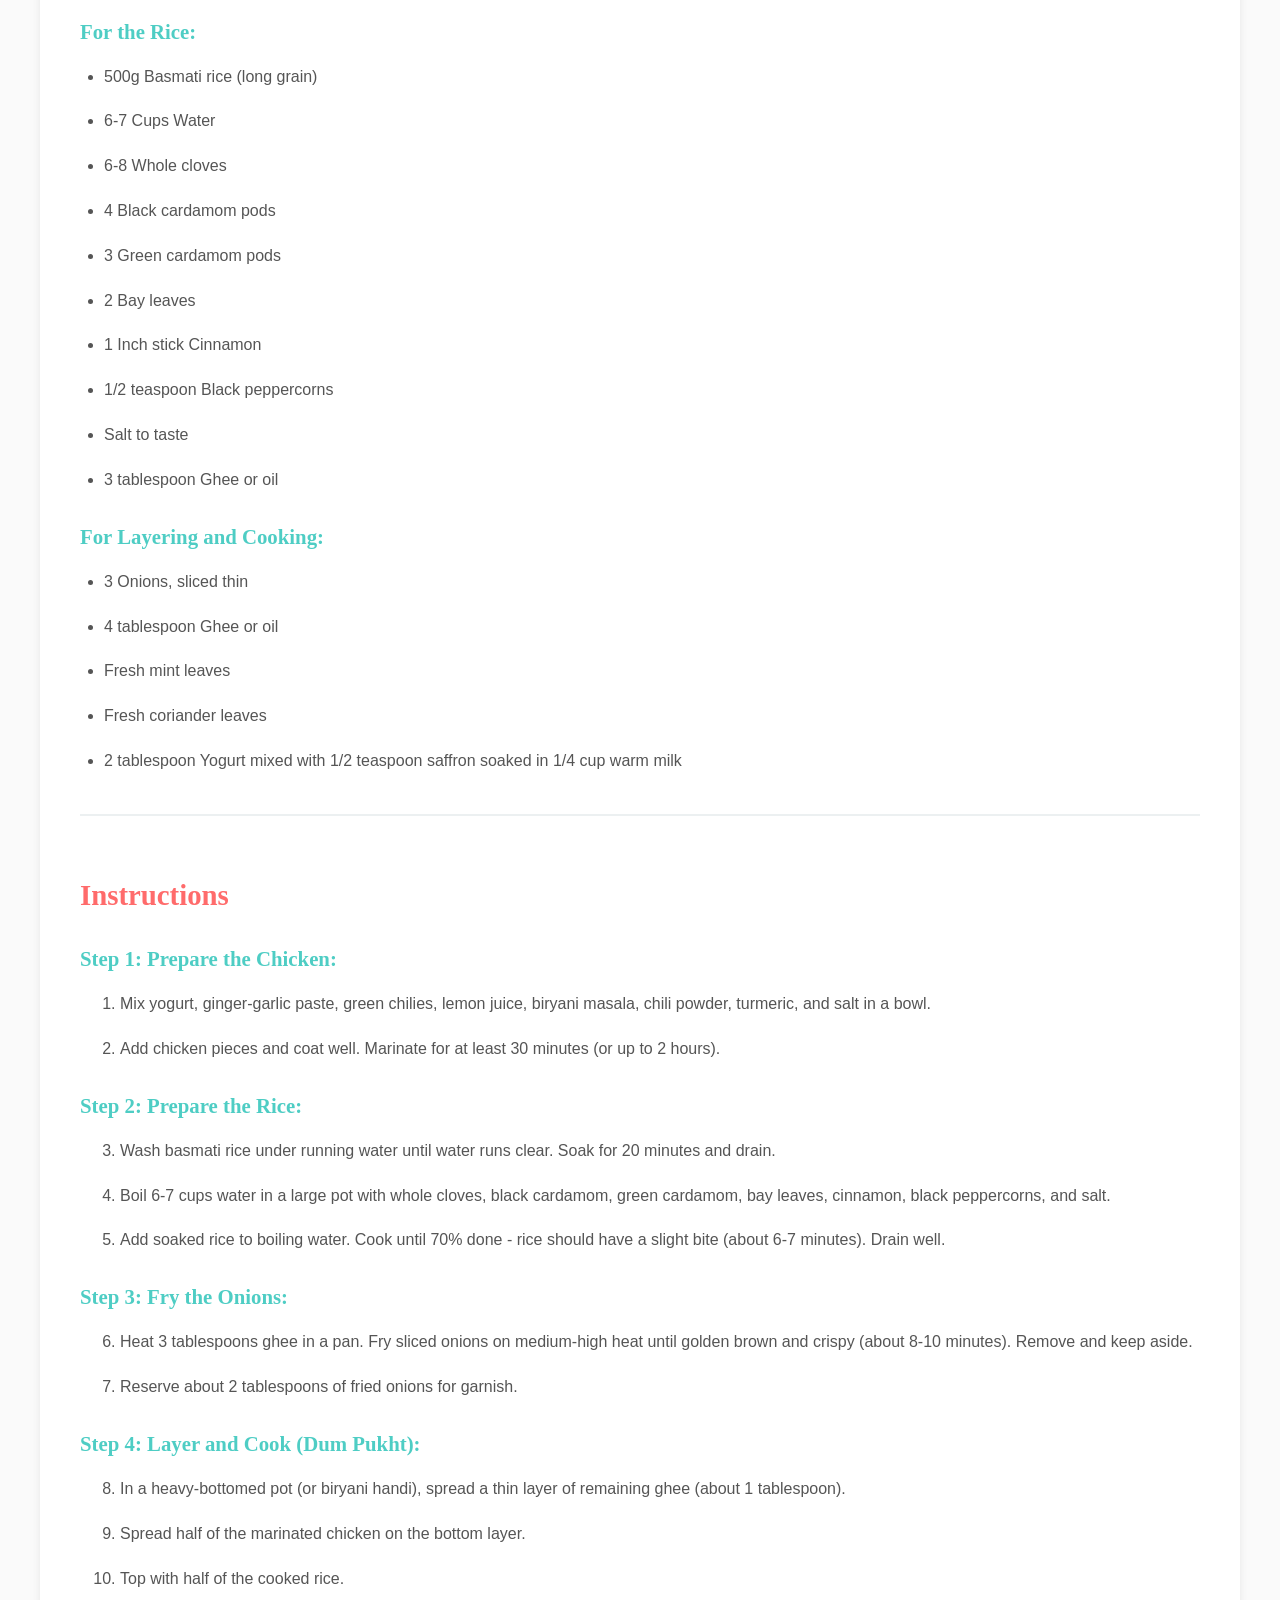
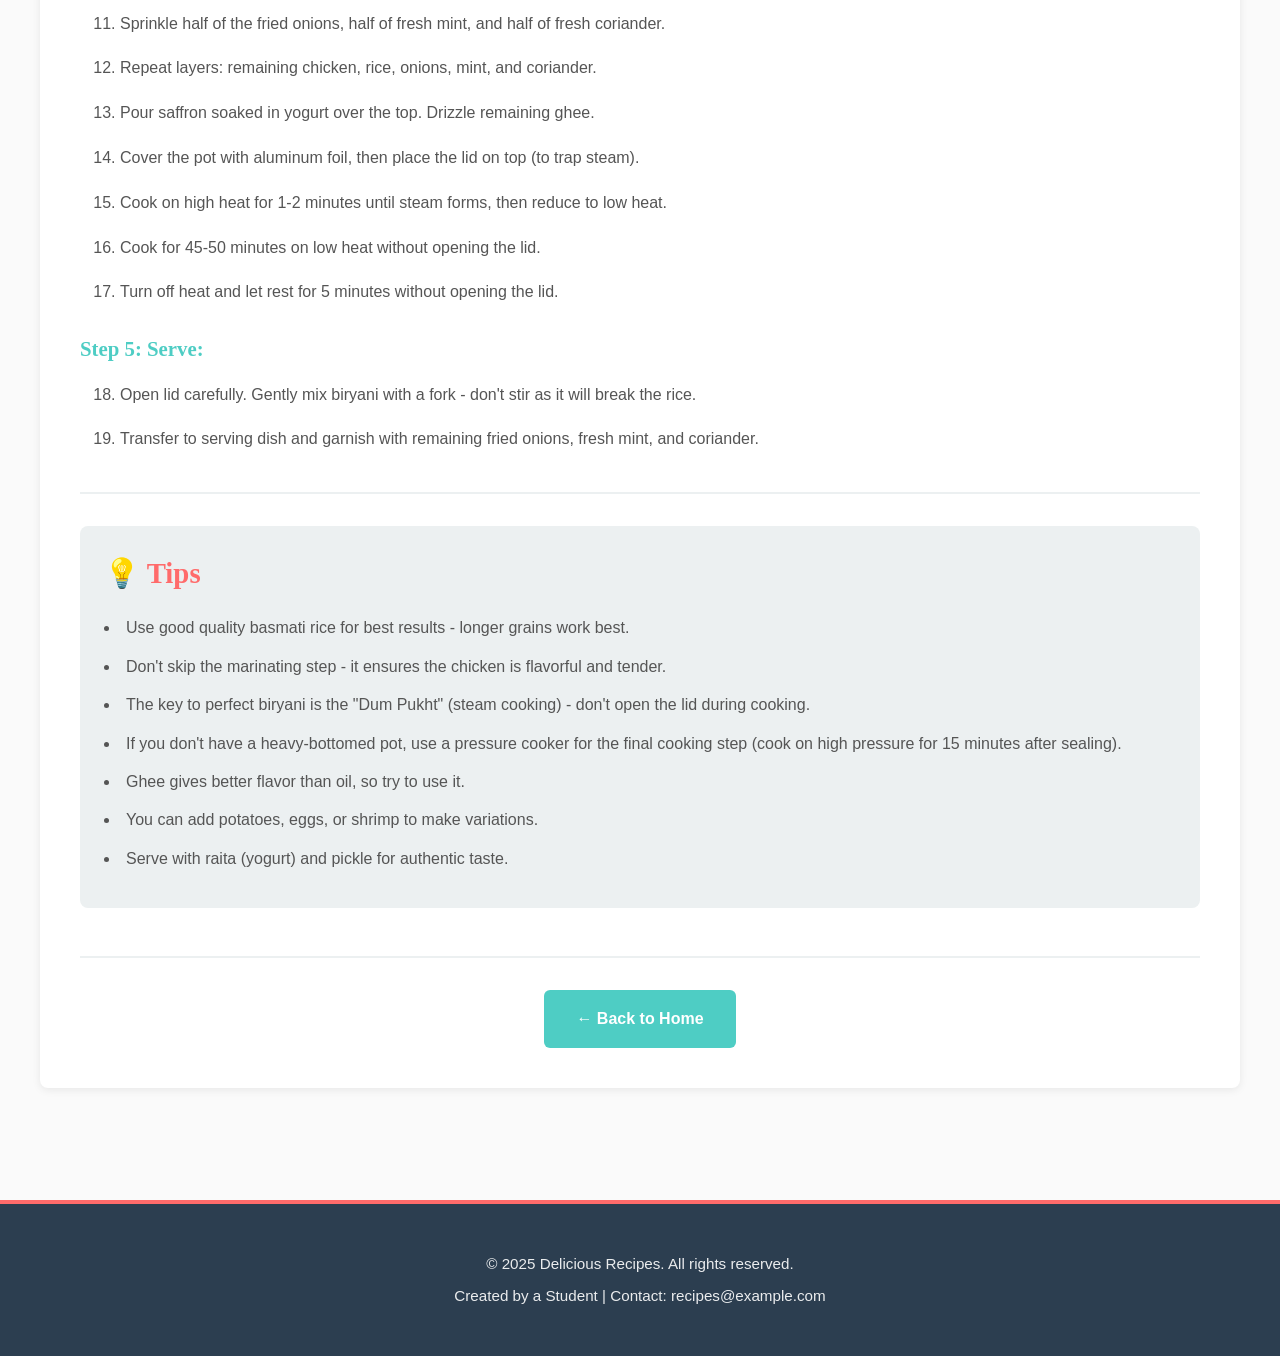
<file: recipe5.html>
<!DOCTYPE html>
<html lang="en">
<head>
    <meta charset="UTF-8">
    <meta name="viewport" content="width=device-width, initial-scale=1.0">
    <title>Biryani - Delicious Recipes</title>
    <link rel="stylesheet" href="css/styles.css">
</head>
<body>
    <header>
        <nav class="navbar">
            <div class="nav-container">
                <div class="logo">🍳 Delicious Recipes</div>
                <ul class="nav-links">
                    <li><a href="index.html">Home</a></li>
                    <li><a href="recipe1.html">Pasta Carbonara</a></li>
                    <li><a href="recipe2.html">Chocolate Cake</a></li>
                    <li><a href="recipe3.html">Chicken Tikka</a></li>
                    <li><a href="recipe4.html">Caesar Salad</a></li>
                    <li><a href="recipe5.html" class="active">Biryani</a></li>
                </ul>
            </div>
        </nav>
    </header>

    <main>
        <div class="container recipe-container">
            <article class="recipe-article">
                <h1>Chicken Biryani</h1>
                
                <div class="recipe-meta">
                    <span class="difficulty-tag hard">Hard</span>
                    <span class="time-tag">⏱️ 90 minutes</span>
                    <span class="servings-tag">👥 6 Servings</span>
                </div>

                <div class="recipe-image">
                    <img src="images/biryani.jpg" alt="Delicious Chicken Biryani">
                </div>

                <section class="recipe-section">
                    <h2>Description</h2>
                    <p>Biryani is a fragrant and flavorful one-pot rice dish from Indian cuisine. It features spiced chicken cooked with basmati rice, aromatic spices, and herbs. While it takes time, the result is absolutely worth it - a restaurant-quality dish that's perfect for special occasions or when you want to impress your guests.</p>
                </section>

                <section class="recipe-section">
                    <h2>Ingredients</h2>
                    <h3>For the Chicken:</h3>
                    <ul class="ingredients-list">
                        <li>800g Chicken, cut into medium pieces</li>
                        <li>1 cup Plain yogurt</li>
                        <li>3 tablespoon Ginger-garlic paste</li>
                        <li>2 Green chilies, chopped</li>
                        <li>2 tablespoon Lemon juice</li>
                        <li>2 tablespoon Biryani masala</li>
                        <li>1 teaspoon Red chili powder</li>
                        <li>1/2 teaspoon Turmeric powder</li>
                        <li>Salt to taste</li>
                    </ul>
                    <h3>For the Rice:</h3>
                    <ul class="ingredients-list">
                        <li>500g Basmati rice (long grain)</li>
                        <li>6-7 Cups Water</li>
                        <li>6-8 Whole cloves</li>
                        <li>4 Black cardamom pods</li>
                        <li>3 Green cardamom pods</li>
                        <li>2 Bay leaves</li>
                        <li>1 Inch stick Cinnamon</li>
                        <li>1/2 teaspoon Black peppercorns</li>
                        <li>Salt to taste</li>
                        <li>3 tablespoon Ghee or oil</li>
                    </ul>
                    <h3>For Layering and Cooking:</h3>
                    <ul class="ingredients-list">
                        <li>3 Onions, sliced thin</li>
                        <li>4 tablespoon Ghee or oil</li>
                        <li>Fresh mint leaves</li>
                        <li>Fresh coriander leaves</li>
                        <li>2 tablespoon Yogurt mixed with 1/2 teaspoon saffron soaked in 1/4 cup warm milk</li>
                    </ul>
                </section>

                <section class="recipe-section">
                    <h2>Instructions</h2>
                    <h3>Step 1: Prepare the Chicken:</h3>
                    <ol class="instructions-list">
                        <li>Mix yogurt, ginger-garlic paste, green chilies, lemon juice, biryani masala, chili powder, turmeric, and salt in a bowl.</li>
                        <li>Add chicken pieces and coat well. Marinate for at least 30 minutes (or up to 2 hours).</li>
                    </ol>
                    <h3>Step 2: Prepare the Rice:</h3>
                    <ol class="instructions-list" start="3">
                        <li>Wash basmati rice under running water until water runs clear. Soak for 20 minutes and drain.</li>
                        <li>Boil 6-7 cups water in a large pot with whole cloves, black cardamom, green cardamom, bay leaves, cinnamon, black peppercorns, and salt.</li>
                        <li>Add soaked rice to boiling water. Cook until 70% done - rice should have a slight bite (about 6-7 minutes). Drain well.</li>
                    </ol>
                    <h3>Step 3: Fry the Onions:</h3>
                    <ol class="instructions-list" start="6">
                        <li>Heat 3 tablespoons ghee in a pan. Fry sliced onions on medium-high heat until golden brown and crispy (about 8-10 minutes). Remove and keep aside.</li>
                        <li>Reserve about 2 tablespoons of fried onions for garnish.</li>
                    </ol>
                    <h3>Step 4: Layer and Cook (Dum Pukht):</h3>
                    <ol class="instructions-list" start="8">
                        <li>In a heavy-bottomed pot (or biryani handi), spread a thin layer of remaining ghee (about 1 tablespoon).</li>
                        <li>Spread half of the marinated chicken on the bottom layer.</li>
                        <li>Top with half of the cooked rice.</li>
                        <li>Sprinkle half of the fried onions, half of fresh mint, and half of fresh coriander.</li>
                        <li>Repeat layers: remaining chicken, rice, onions, mint, and coriander.</li>
                        <li>Pour saffron soaked in yogurt over the top. Drizzle remaining ghee.</li>
                        <li>Cover the pot with aluminum foil, then place the lid on top (to trap steam).</li>
                        <li>Cook on high heat for 1-2 minutes until steam forms, then reduce to low heat.</li>
                        <li>Cook for 45-50 minutes on low heat without opening the lid.</li>
                        <li>Turn off heat and let rest for 5 minutes without opening the lid.</li>
                    </ol>
                    <h3>Step 5: Serve:</h3>
                    <ol class="instructions-list" start="18">
                        <li>Open lid carefully. Gently mix biryani with a fork - don't stir as it will break the rice.</li>
                        <li>Transfer to serving dish and garnish with remaining fried onions, fresh mint, and coriander.</li>
                    </ol>
                </section>

                <section class="recipe-section tips">
                    <h2>💡 Tips</h2>
                    <ul>
                        <li>Use good quality basmati rice for best results - longer grains work best.</li>
                        <li>Don't skip the marinating step - it ensures the chicken is flavorful and tender.</li>
                        <li>The key to perfect biryani is the "Dum Pukht" (steam cooking) - don't open the lid during cooking.</li>
                        <li>If you don't have a heavy-bottomed pot, use a pressure cooker for the final cooking step (cook on high pressure for 15 minutes after sealing).</li>
                        <li>Ghee gives better flavor than oil, so try to use it.</li>
                        <li>You can add potatoes, eggs, or shrimp to make variations.</li>
                        <li>Serve with raita (yogurt) and pickle for authentic taste.</li>
                    </ul>
                </section>

                <div class="back-to-home">
                    <a href="index.html" class="btn-back">← Back to Home</a>
                </div>
            </article>
        </div>
    </main>

    <footer>
        <div class="footer-content">
            <p>&copy; 2025 Delicious Recipes. All rights reserved.</p>
            <p>Created by a Student | Contact: recipes@example.com</p>
        </div>
    </footer>
</body>
</html>
</file>
<file: css/styles.css>
/* ==========================================
   DELICIOUS RECIPES - MAIN STYLESHEET
   ========================================== */

/* Root Colors and Typography */
:root {
    --primary-color: #FF6B6B;
    --secondary-color: #4ECDC4;
    --accent-color: #FFE66D;
    --dark-color: #2C3E50;
    --light-color: #ECF0F1;
    --text-color: #333;
    --border-color: #DDD;
    
    --font-main: 'Arial', sans-serif;
    --font-heading: 'Georgia', serif;
}

/* ========== RESET AND BASICS ========== */
* {
    margin: 0;
    padding: 0;
    box-sizing: border-box;
}

html {
    scroll-behavior: smooth;
}

body {
    font-family: var(--font-main);
    color: var(--text-color);
    line-height: 1.6;
    background-color: #FAFAFA;
}

/* ========== HEADER AND NAVIGATION ========== */
header {
    background-color: var(--dark-color);
    color: white;
    padding: 0;
    box-shadow: 0 2px 5px rgba(0, 0, 0, 0.1);
    position: sticky;
    top: 0;
    z-index: 100;
}

.navbar {
    background-color: var(--dark-color);
    padding: 1rem 0;
}

.nav-container {
    max-width: 1200px;
    margin: 0 auto;
    display: flex;
    justify-content: space-between;
    align-items: center;
    padding: 0 20px;
}

.logo {
    font-size: 1.8rem;
    font-weight: bold;
    color: var(--accent-color);
    font-family: var(--font-heading);
}

.nav-links {
    display: flex;
    list-style: none;
    gap: 1.5rem;
}

.nav-links a {
    color: white;
    text-decoration: none;
    font-size: 1rem;
    padding: 0.5rem 1rem;
    border-radius: 4px;
    transition: all 0.3s ease;
}

.nav-links a:hover,
.nav-links a.active {
    background-color: var(--primary-color);
    color: white;
    transform: translateY(-2px);
}

/* ========== CONTAINER ========== */
.container {
    max-width: 1200px;
    margin: 0 auto;
    padding: 0 20px;
}

/* ========== HERO SECTION ========== */
.hero {
    background: linear-gradient(135deg, var(--primary-color), var(--secondary-color));
    color: white;
    padding: 6rem 2rem;
    text-align: center;
    margin-bottom: 3rem;
}

.hero-content h1 {
    font-family: var(--font-heading);
    font-size: 3rem;
    margin-bottom: 1rem;
    font-weight: bold;
}

.hero-content p {
    font-size: 1.3rem;
    opacity: 0.95;
}

/* ========== INTRODUCTION SECTION ========== */
.introduction {
    background-color: white;
    padding: 3rem 2rem;
    margin-bottom: 3rem;
    border-radius: 8px;
    box-shadow: 0 2px 8px rgba(0, 0, 0, 0.08);
}

.introduction h2 {
    font-family: var(--font-heading);
    font-size: 2rem;
    color: var(--primary-color);
    margin-bottom: 1.5rem;
    text-align: center;
}

.introduction p {
    font-size: 1.1rem;
    line-height: 1.8;
    text-align: justify;
    color: #555;
}

/* ========== FEATURED RECIPES SECTION ========== */
.featured-recipes {
    padding: 3rem 0;
    margin-bottom: 3rem;
}

.featured-recipes h2 {
    font-family: var(--font-heading);
    font-size: 2.5rem;
    color: var(--dark-color);
    text-align: center;
    margin-bottom: 2.5rem;
    position: relative;
    padding-bottom: 1rem;
}

.featured-recipes h2::after {
    content: '';
    position: absolute;
    bottom: 0;
    left: 50%;
    transform: translateX(-50%);
    width: 100px;
    height: 3px;
    background-color: var(--primary-color);
    border-radius: 2px;
}

/* Recipe Grid using CSS Grid */
.recipe-grid {
    display: grid;
    grid-template-columns: repeat(auto-fit, minmax(300px, 1fr));
    gap: 2rem;
    margin-bottom: 2rem;
}

/* ========== RECIPE CARDS ========== */
.recipe-card {
    background-color: white;
    border-radius: 12px;
    overflow: hidden;
    box-shadow: 0 4px 12px rgba(0, 0, 0, 0.1);
    transition: all 0.3s ease;
    display: flex;
    flex-direction: column;
}

.recipe-card:hover {
    transform: translateY(-10px);
    box-shadow: 0 8px 20px rgba(0, 0, 0, 0.15);
}

.recipe-card img {
    width: 100%;
    height: 250px;
    object-fit: cover;
    display: block;
}

.recipe-card h3 {
    font-family: var(--font-heading);
    font-size: 1.5rem;
    color: var(--dark-color);
    margin: 1rem 1.5rem 0.5rem;
}

.recipe-card .difficulty {
    display: inline-block;
    margin: 0.5rem 1.5rem;
    padding: 0.4rem 0.8rem;
    border-radius: 20px;
    font-size: 0.85rem;
    font-weight: bold;
    color: white;
}

.recipe-card .difficulty.easy {
    background-color: #27AE60;
}

.recipe-card .difficulty.medium {
    background-color: #F39C12;
}

.recipe-card .difficulty.hard {
    background-color: #E74C3C;
}

.recipe-card .time {
    color: #666;
    margin: 0 1.5rem;
    font-size: 0.95rem;
}

.recipe-card .btn {
    background-color: var(--primary-color);
    color: white;
    text-decoration: none;
    padding: 0.8rem 1.5rem;
    margin: 1rem 1.5rem;
    border-radius: 6px;
    display: inline-block;
    text-align: center;
    transition: all 0.3s ease;
    font-weight: 500;
    border: 2px solid var(--primary-color);
}

.recipe-card .btn:hover {
    background-color: transparent;
    color: var(--primary-color);
}

/* ========== RECIPE PAGE STYLING ========== */
.recipe-container {
    padding: 3rem 0;
}

.recipe-article {
    background-color: white;
    padding: 2.5rem;
    border-radius: 8px;
    box-shadow: 0 2px 8px rgba(0, 0, 0, 0.08);
}

.recipe-article h1 {
    font-family: var(--font-heading);
    font-size: 2.5rem;
    color: var(--dark-color);
    margin-bottom: 1.5rem;
}

.recipe-meta {
    display: flex;
    gap: 1rem;
    margin-bottom: 2rem;
    flex-wrap: wrap;
}

.difficulty-tag,
.time-tag,
.servings-tag {
    padding: 0.6rem 1.2rem;
    border-radius: 6px;
    font-weight: bold;
    font-size: 0.95rem;
}

.difficulty-tag {
    color: white;
}

.difficulty-tag.easy {
    background-color: #27AE60;
}

.difficulty-tag.medium {
    background-color: #F39C12;
}

.difficulty-tag.hard {
    background-color: #E74C3C;
}

.time-tag,
.servings-tag {
    background-color: var(--accent-color);
    color: #333;
}

.recipe-image {
    margin: 2rem 0;
    border-radius: 8px;
    overflow: hidden;
    box-shadow: 0 4px 12px rgba(0, 0, 0, 0.1);
}

.recipe-image img {
    width: 100%;
    height: auto;
    display: block;
    max-height: 500px;
    object-fit: cover;
}

/* Recipe Sections */
.recipe-section {
    margin: 2rem 0;
    padding: 1.5rem 0;
    border-bottom: 2px solid var(--light-color);
}

.recipe-section h2 {
    font-family: var(--font-heading);
    font-size: 1.8rem;
    color: var(--primary-color);
    margin-bottom: 1.2rem;
}

.recipe-section h3 {
    font-family: var(--font-heading);
    font-size: 1.3rem;
    color: var(--secondary-color);
    margin: 1.5rem 0 0.8rem;
}

.ingredients-list,
.instructions-list {
    margin-left: 1.5rem;
    line-height: 2;
}

.ingredients-list li,
.instructions-list li {
    margin-bottom: 0.8rem;
    color: #555;
}

.instructions-list li {
    margin-left: 1rem;
}

.recipe-section.tips {
    background-color: var(--light-color);
    padding: 1.5rem;
    border-radius: 8px;
    border-bottom: none;
    margin: 2rem 0;
}

.recipe-section.tips h2 {
    margin-top: 0;
}

.recipe-section.tips ul {
    list-style-position: inside;
}

.recipe-section.tips li {
    margin-bottom: 0.8rem;
    color: #555;
}

.back-to-home {
    margin-top: 3rem;
    text-align: center;
    padding-top: 2rem;
    border-top: 2px solid var(--light-color);
}

.btn-back {
    background-color: var(--secondary-color);
    color: white;
    padding: 1rem 2rem;
    text-decoration: none;
    border-radius: 6px;
    display: inline-block;
    font-weight: bold;
    transition: all 0.3s ease;
    font-size: 1rem;
}

.btn-back:hover {
    background-color: var(--primary-color);
    transform: translateX(5px);
}

/* ========== FOOTER ========== */
footer {
    background-color: var(--dark-color);
    color: white;
    text-align: center;
    padding: 2.5rem 0;
    margin-top: 4rem;
    border-top: 4px solid var(--primary-color);
}

.footer-content {
    max-width: 1200px;
    margin: 0 auto;
    padding: 0 20px;
}

footer p {
    margin: 0.5rem 0;
    opacity: 0.9;
    font-size: 0.95rem;
}

/* ========== RESPONSIVE DESIGN ========== */

/* Tablets (768px and below) */
@media (max-width: 768px) {
    .nav-links {
        gap: 0.8rem;
        flex-wrap: wrap;
    }
    
    .nav-links a {
        font-size: 0.9rem;
        padding: 0.4rem 0.7rem;
    }
    
    .logo {
        font-size: 1.4rem;
    }
    
    .hero-content h1 {
        font-size: 2rem;
    }
    
    .hero-content p {
        font-size: 1.1rem;
    }
    
    .featured-recipes h2 {
        font-size: 2rem;
    }
    
    .recipe-grid {
        grid-template-columns: repeat(auto-fit, minmax(250px, 1fr));
        gap: 1.5rem;
    }
    
    .recipe-article {
        padding: 1.5rem;
    }
    
    .recipe-article h1 {
        font-size: 2rem;
    }
    
    .recipe-section h2 {
        font-size: 1.5rem;
    }
    
    .introduction {
        padding: 2rem 1.5rem;
    }
    
    .introduction h2 {
        font-size: 1.7rem;
    }
}

/* Mobile (480px and below) */
@media (max-width: 480px) {
    .nav-container {
        flex-direction: column;
        gap: 1rem;
    }
    
    .nav-links {
        flex-direction: column;
        gap: 0.5rem;
        width: 100%;
    }
    
    .nav-links a {
        display: block;
        padding: 0.6rem 1rem;
        width: 100%;
        text-align: center;
    }
    
    .logo {
        font-size: 1.2rem;
    }
    
    .hero {
        padding: 3rem 1rem;
    }
    
    .hero-content h1 {
        font-size: 1.5rem;
    }
    
    .hero-content p {
        font-size: 0.95rem;
    }
    
    .featured-recipes h2 {
        font-size: 1.5rem;
    }
    
    .recipe-grid {
        grid-template-columns: 1fr;
        gap: 1rem;
    }
    
    .recipe-card img {
        height: 200px;
    }
    
    .recipe-meta {
        flex-direction: column;
        gap: 0.5rem;
    }
    
    .difficulty-tag,
    .time-tag,
    .servings-tag {
        padding: 0.5rem 1rem;
        font-size: 0.85rem;
    }
    
    .recipe-article {
        padding: 1rem;
        border-radius: 4px;
    }
    
    .recipe-article h1 {
        font-size: 1.5rem;
    }
    
    .recipe-section h2 {
        font-size: 1.3rem;
    }
    
    .recipe-image img {
        max-height: 300px;
    }
    
    .introduction {
        padding: 1.5rem 1rem;
    }
    
    .introduction h2 {
        font-size: 1.4rem;
    }
    
    .introduction p {
        text-align: left;
        font-size: 1rem;
    }
    
    .ingredients-list,
    .instructions-list {
        margin-left: 1rem;
        font-size: 0.95rem;
    }
    
    footer {
        padding: 1.5rem 0;
    }
    
    footer p {
        font-size: 0.85rem;
    }
}

/* Extra Small Devices (under 360px) */
@media (max-width: 360px) {
    .hero-content h1 {
        font-size: 1.3rem;
    }
    
    .recipe-article h1 {
        font-size: 1.3rem;
    }
    
    .recipe-section h2 {
        font-size: 1.2rem;
    }
    
    .featured-recipes h2 {
        font-size: 1.3rem;
    }
}

/* ========== UTILITY CLASSES ========== */
.btn {
    cursor: pointer;
    transition: all 0.3s ease;
    border: none;
}

.btn:active {
    transform: scale(0.98);
}

/* Animation for card entrance */
@keyframes slideUp {
    from {
        opacity: 0;
        transform: translateY(20px);
    }
    to {
        opacity: 1;
        transform: translateY(0);
    }
}

.recipe-card {
    animation: slideUp 0.5s ease-out forwards;
}

.recipe-card:nth-child(1) { animation-delay: 0.1s; }
.recipe-card:nth-child(2) { animation-delay: 0.2s; }
.recipe-card:nth-child(3) { animation-delay: 0.3s; }
.recipe-card:nth-child(4) { animation-delay: 0.4s; }
.recipe-card:nth-child(5) { animation-delay: 0.5s; }
.recipe-card:nth-child(6) { animation-delay: 0.6s; }
</file>
